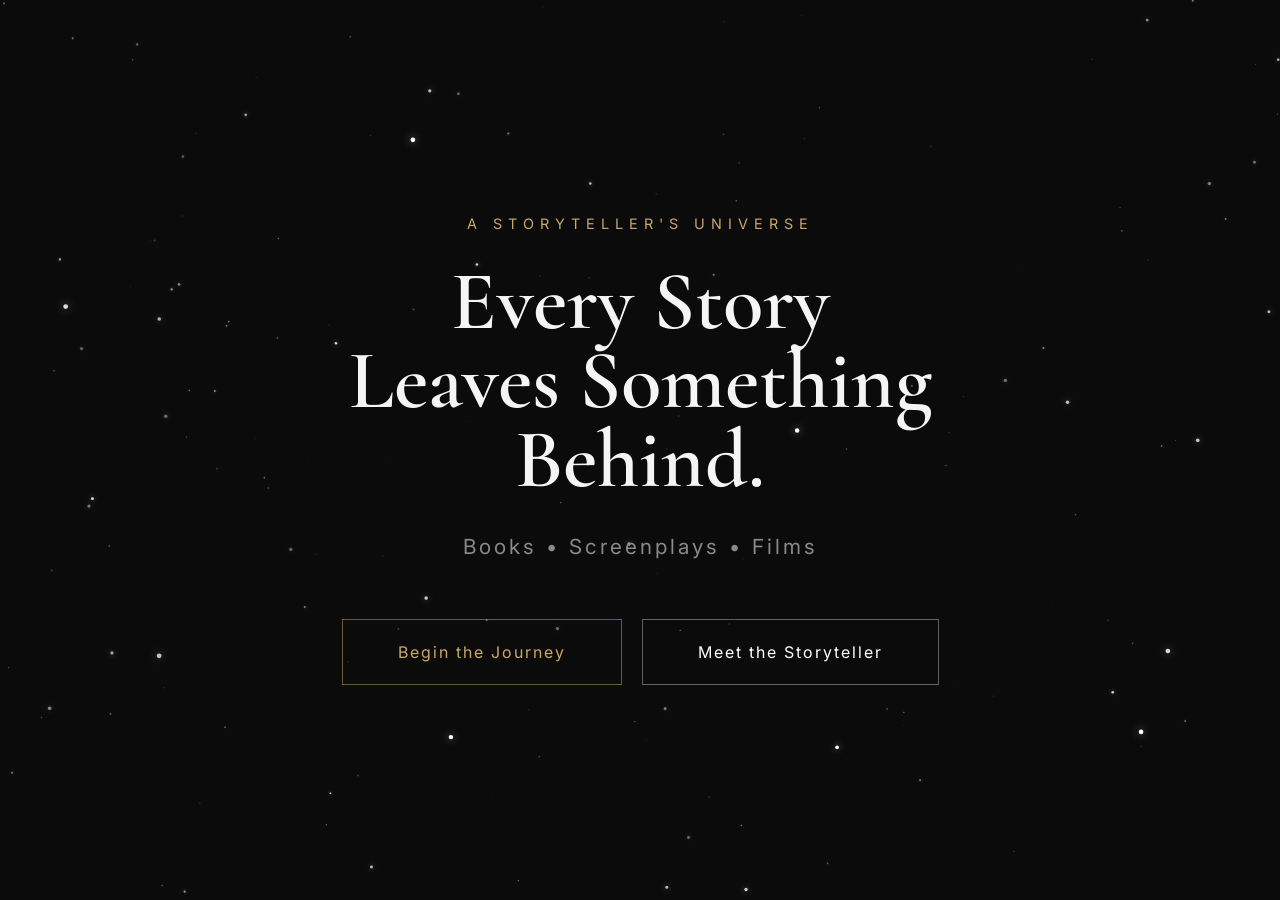
<file: index.html>
<!DOCTYPE html>
<html lang="en">

<head>
    <meta charset="UTF-8">
    <meta name="viewport" content="width=device-width, initial-scale=1.0">

    <!-- SEO -->
    <title>Stories by Vicky | Books, Screenplays & Cinematic Storytelling</title>

    <meta name="description"
          content="Explore the cinematic storytelling universe of Vicky featuring original books, screenplays, films, and immersive fictional worlds.">

    <meta name="keywords"
          content="Stories by Vicky, books, screenplays, films, storytelling, fiction, author portfolio">

    <meta name="author"
          content="Vicky">

    <meta name="theme-color"
          content="#0d0d0d">

    <!-- Open Graph -->
    <meta property="og:type" content="website">

    <meta property="og:title"
          content="Stories by Vicky">

    <meta property="og:description"
          content="Books, Screenplays and Cinematic Storytelling.">

    <meta property="og:url"
          content="https://storiesbyvicky.github.io/">

    <meta property="og:image"
          content="https://storiesbyvicky.github.io/assets/images/og-image.jpg">

    <!-- Twitter -->
    <meta name="twitter:card"
          content="summary_large_image">

    <meta name="twitter:title"
          content="Stories by Vicky">

    <meta name="twitter:description"
          content="Books, Screenplays and Cinematic Storytelling.">

    <meta name="twitter:image"
          content="https://storiesbyvicky.github.io/assets/images/og-image.jpg">

    <!-- Canonical URL -->
    <link rel="canonical"
          href="https://storiesbyvicky.github.io/">

    <!-- Favicon -->
    <link rel="icon"
          href="assets/images/favicon.ico"
          type="image/x-icon">

    <!-- Stylesheets -->
    <link rel="stylesheet" href="assets/css/style.css">
    <link rel="stylesheet" href="assets/css/background.css">
</head>

<body>

    <header id="navbar"></header>

    <main>

        <section id="hero">

    <div class="hero-container">

        <p class="hero-subtitle">

            A STORYTELLER'S UNIVERSE

        </p>

        <h1>

            Every Story
            <br>
            Leaves Something Behind.

        </h1>

        <p class="hero-description">

            Books • Screenplays • Films

        </p>
        
        <div class="hero-buttons">

    <a href="worlds.html" class="hero-button">
        Begin the Journey
    </a>

    <a href="creator.html" class="hero-button secondary">
        Meet the Storyteller
    </a>

</div>

    </div>

</section>

        <section id="worlds"></section>

        <section id="universe"></section>

        <section id="storyteller"></section>

        <section id="quote"></section>

        <section id="contact"></section>

    </main>

    <footer id="footer"></footer>

   <canvas id="atmosphere"></canvas>

<script src="assets/js/script.js"></script>

<script src="assets/js/atmosphere.js"></script>

<script>
createAtmosphere("stars");
</script>

</body>

</html>
</file>
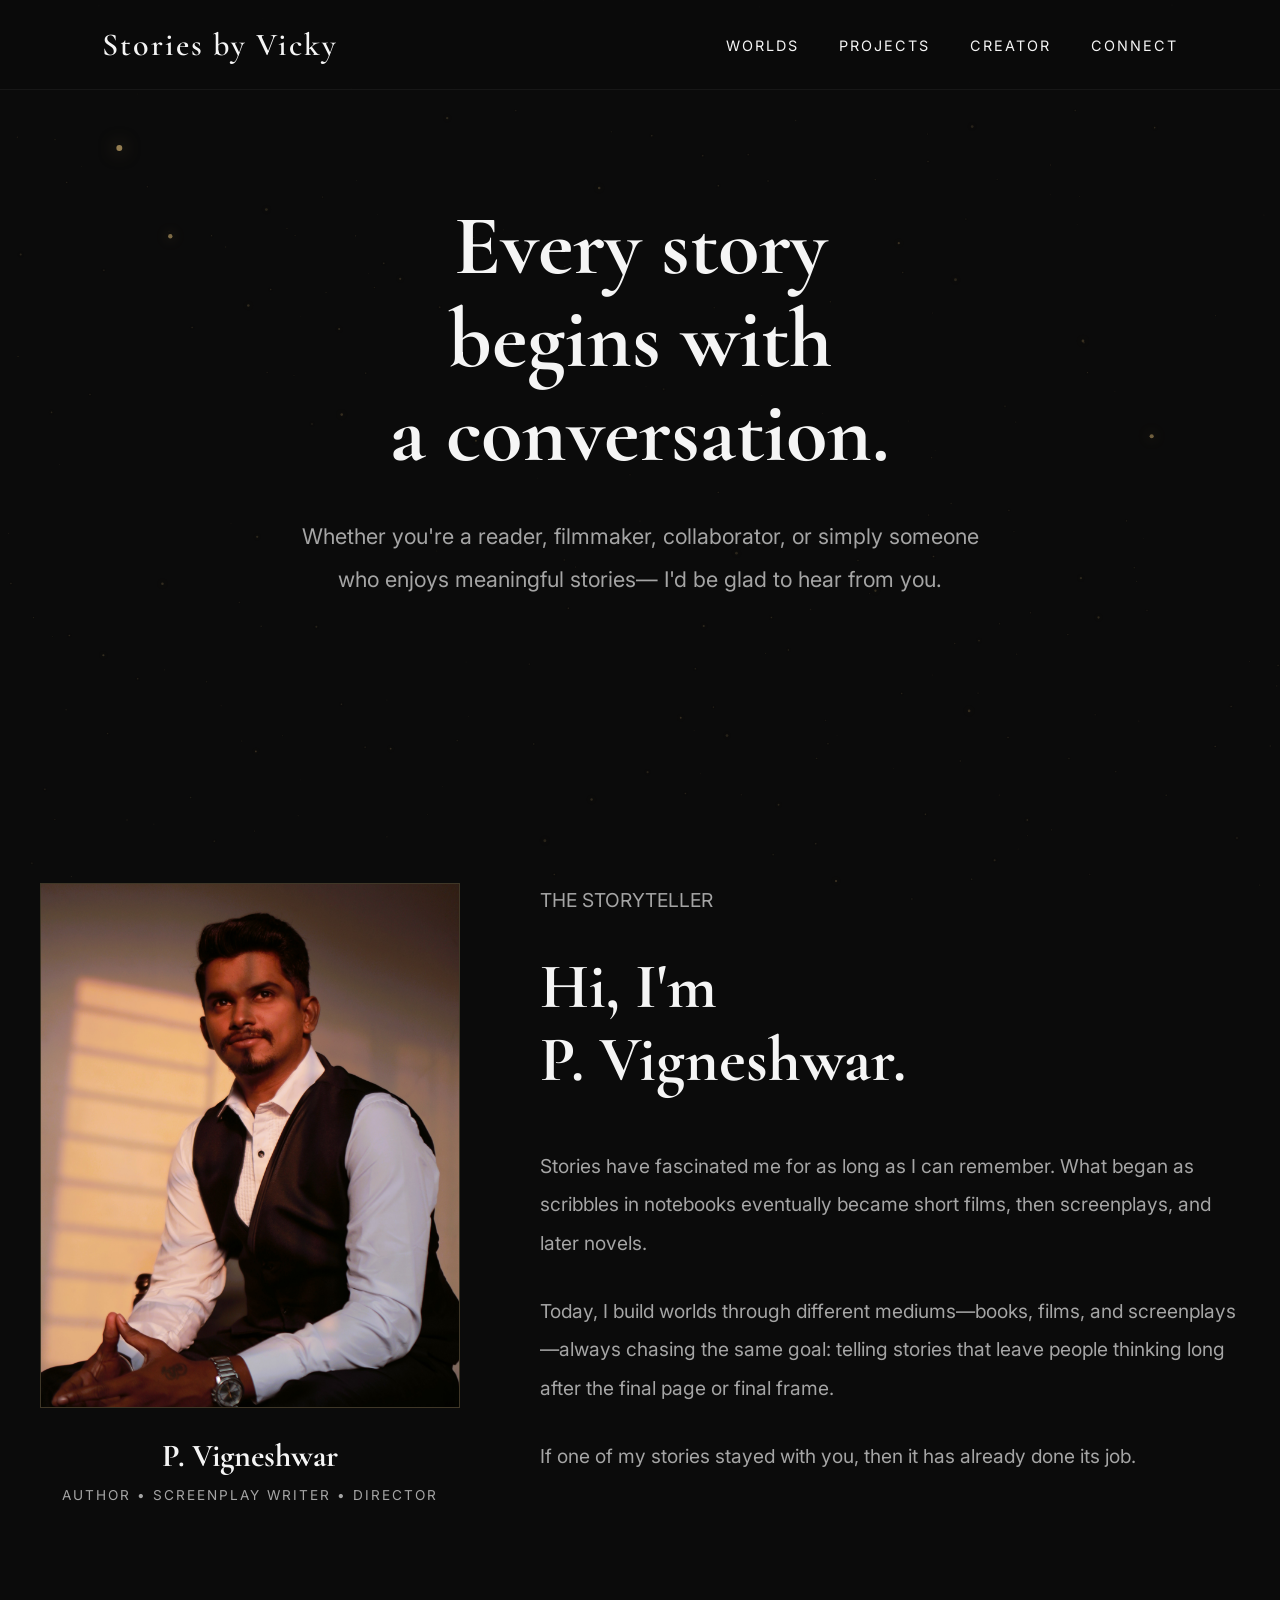
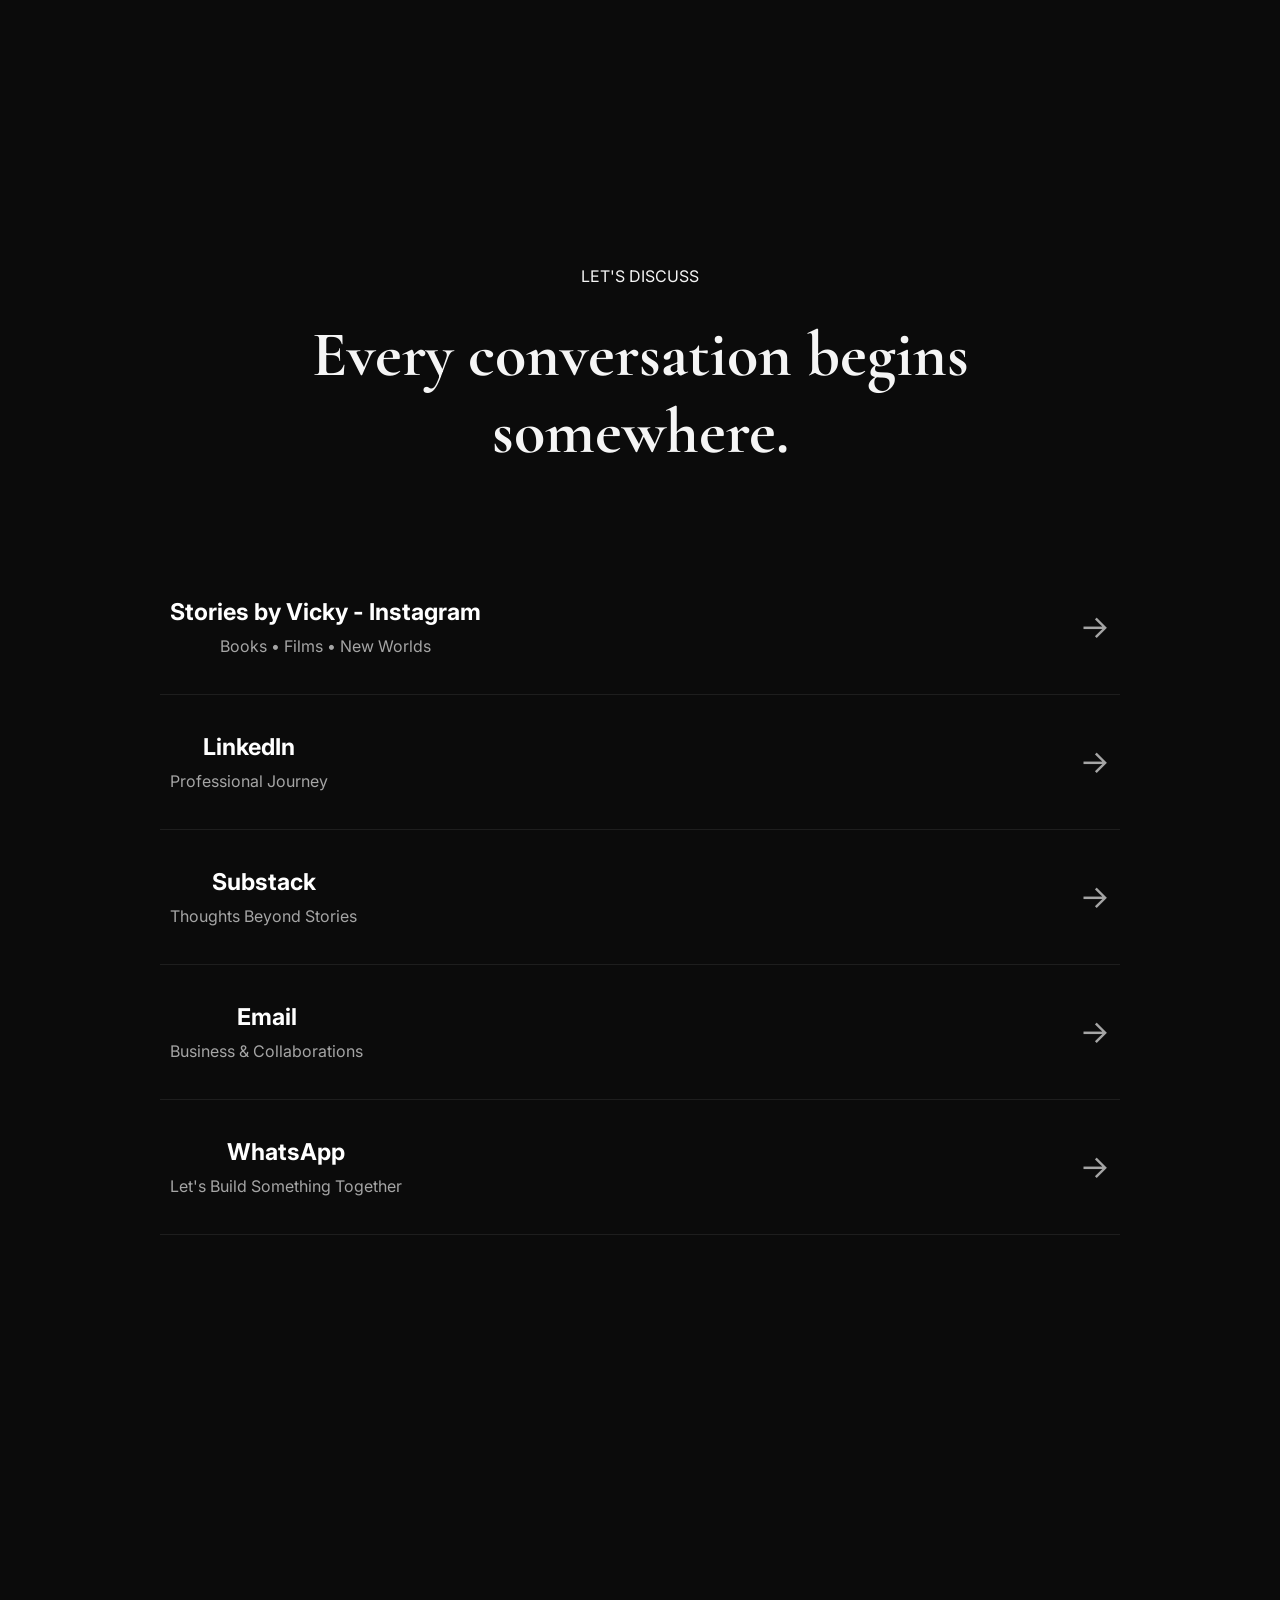
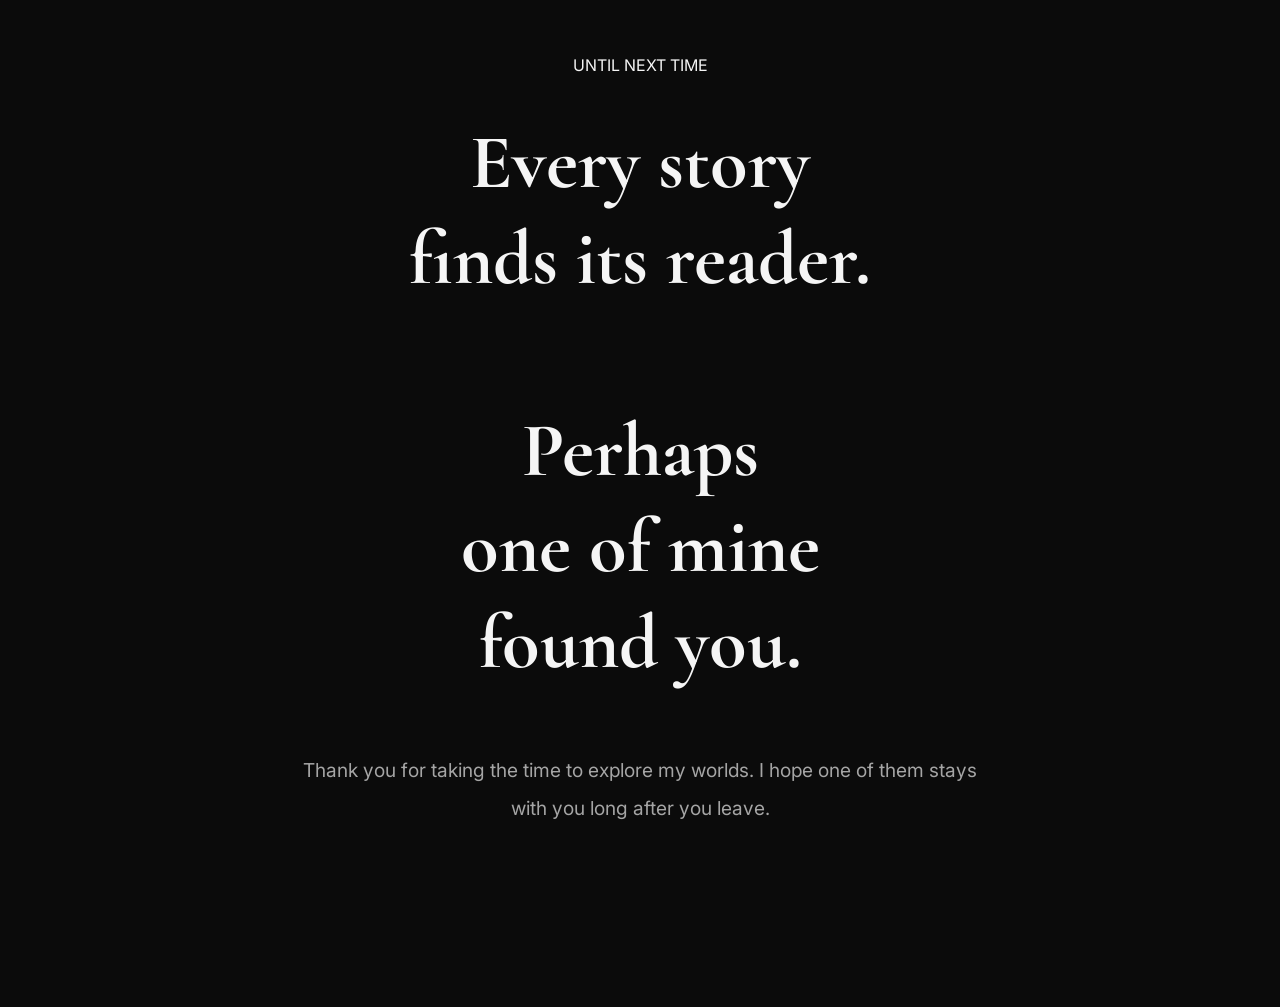
<file: contact.html>
<!DOCTYPE html>
<html lang="en">
<head>

    <title>Connect | Stories by Vicky</title>

<meta name="description"
      content="Connect with P. Vigneshwar for collaborations, books, films and storytelling.">

<meta name="author"
      content="P. Vigneshwar">
<meta charset="UTF-8">

<meta name="viewport" content="width=device-width, initial-scale=1.0">

    <link rel="stylesheet" href="assets/css/style.css">
    <link rel="stylesheet" href="assets/css/contact.css">

</head>

<body>

    <canvas id="atmosphere"></canvas>

<header>

<nav class="navbar">

    <a href="index.html" class="logo">

        Stories by Vicky

    </a>

    <!-- Mobile Toggle -->

    <div class="menu-toggle">

        <span></span>
        <span></span>
        <span></span>

    </div>

    <ul class="nav-menu">

        <li><a href="worlds.html">Worlds</a></li>

        <li><a href="projects.html">Projects</a></li>

        <li><a href="creator.html">Creator</a></li>

        <li><a href="contact.html">Connect</a></li>

    </ul>

</nav>

</header>

<main>

    <section class="connect-hero">

    <h1>

        Every story
        <br>
        begins with
        <br>
        a conversation.

    </h1>

    <p class="connect-subtitle">

        Whether you're a reader, filmmaker,
        collaborator, or simply someone who
        enjoys meaningful stories—
        I'd be glad to hear from you.

    </p>

</section>

<section class="storyteller">

    <div class="storyteller-grid">

        <div class="portrait-side">

    <div class="portrait-frame">

        <img
            src="assets/images/profile.JPG"
            alt="P. Vigneshwar"
            class="portrait-image"
        >

    </div>

    <h3 class="portrait-name">
        P. Vigneshwar
    </h3>

    <p class="portrait-role">
        Author • Screenplay Writer • Director
    </p>

</div>

        <div class="story-content">

            <p class="section-label">

                THE STORYTELLER

            </p>

            <h2>

                Hi, I'm
                <br>
                P. Vigneshwar.

            </h2>

            <p>

                Stories have fascinated me for as long as I can remember.

                What began as scribbles in notebooks eventually became short films,
                then screenplays, and later novels.

            </p>

            <p>

                Today, I build worlds through different mediums—books,
                films, and screenplays—always chasing the same goal:
                telling stories that leave people thinking long after
                the final page or final frame.

            </p>

            <p>

                If one of my stories stayed with you,
                then it has already done its job.

            </p>

        </div>

    </div>

</section>

<section class="connect-links">

    <p class="section-label">

        LET'S DISCUSS

    </p>

    <h2>

        Every conversation
        begins somewhere.

    </h2>

    <div class="links-list">

        <a href="https://www.instagram.com/stories_by_vicky18/" target="_blank" rel="noopener noreferrer" class="contact-row">

            <div>

                <h3>Stories by Vicky - Instagram</h3>

                <span>Books • Films • New Worlds</span>

            </div>

            <span class="arrow">→</span>

        </a>

        <a href="https://www.linkedin.com/in/vigneshwar-pattulingam-778347235/" target="_blank" rel="noopener noreferrer" class="contact-row">

            <div>

                <h3>LinkedIn</h3>

                <span>Professional Journey</span>

            </div>

            <span class="arrow">→</span>

        </a>

        <a href="https://substack.com/@storiesbyvicky" target="_blank" rel="noopener noreferrer" class="contact-row">

            <div>

                <h3>Substack</h3>

                <span>Thoughts Beyond Stories</span>

            </div>

            <span class="arrow">→</span>

        </a>

        <a href="mailto:mypostbox1896@gmail.com" target="_blank" rel="noopener noreferrer" class="contact-row">

            <div>

                <h3>Email</h3>

                <span>Business & Collaborations</span>

            </div>

            <span class="arrow">→</span>

        </a>

        <a href="https://wa.me/919047628028" target="_blank" rel="noopener noreferrer" class="contact-row">

            <div>

                <h3>WhatsApp</h3>

                <span>Let's Build Something Together</span>

            </div>

            <span class="arrow">→</span>

        </a>

    </div>

</section>

<section class="final-message">

    <div class="final-message-content">

        <p class="section-label">

            UNTIL NEXT TIME

        </p>

        <h2>

            Every story
            <br>
            finds its reader.
            <br><br>
            Perhaps
            <br>
            one of mine
            <br>
            found you.

        </h2>

        <p class="final-text">

            Thank you for taking the time to explore my worlds.
            I hope one of them stays with you long after you leave.

        </p>

    </div>

</section>

</main>

<script src="assets/js/script.js"></script>
<script src="assets/js/atmosphere.js"></script>

<script>

createAtmosphere("gold");

</script>

</body>

</html>
</file>
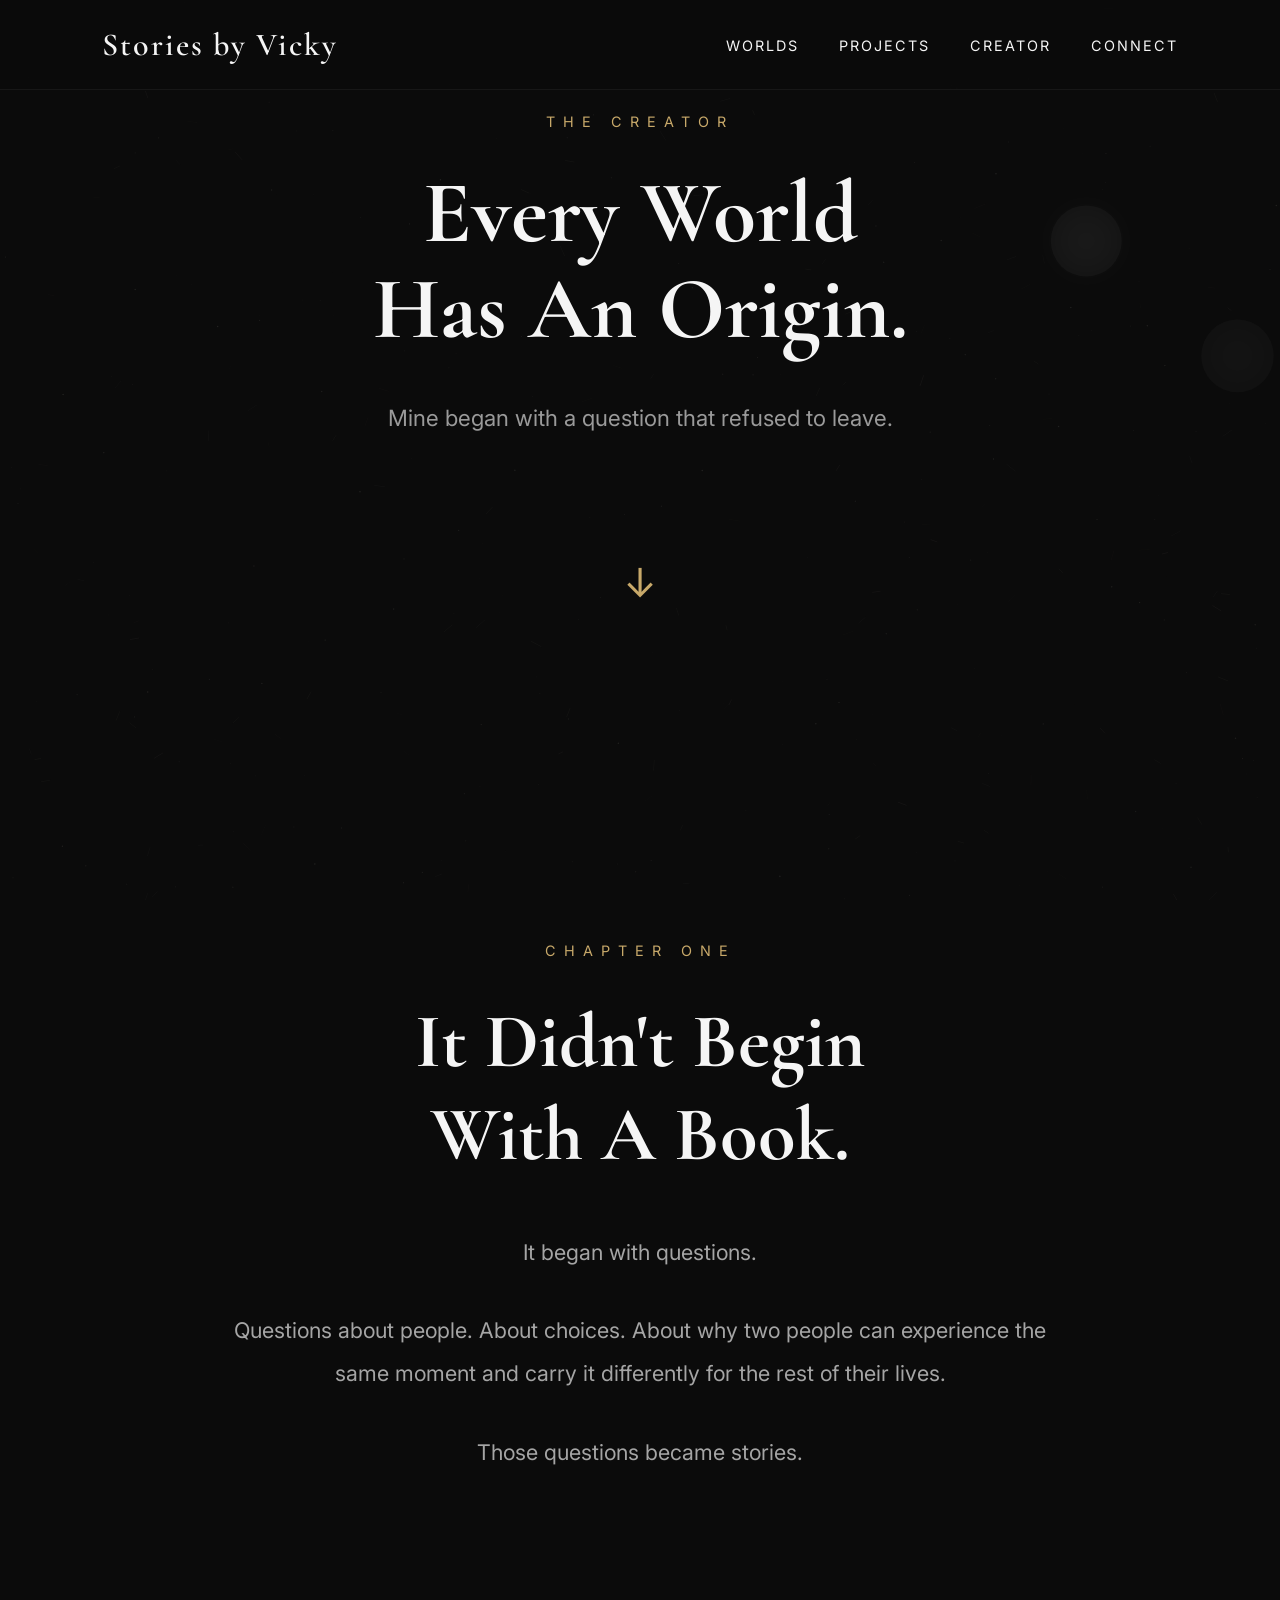
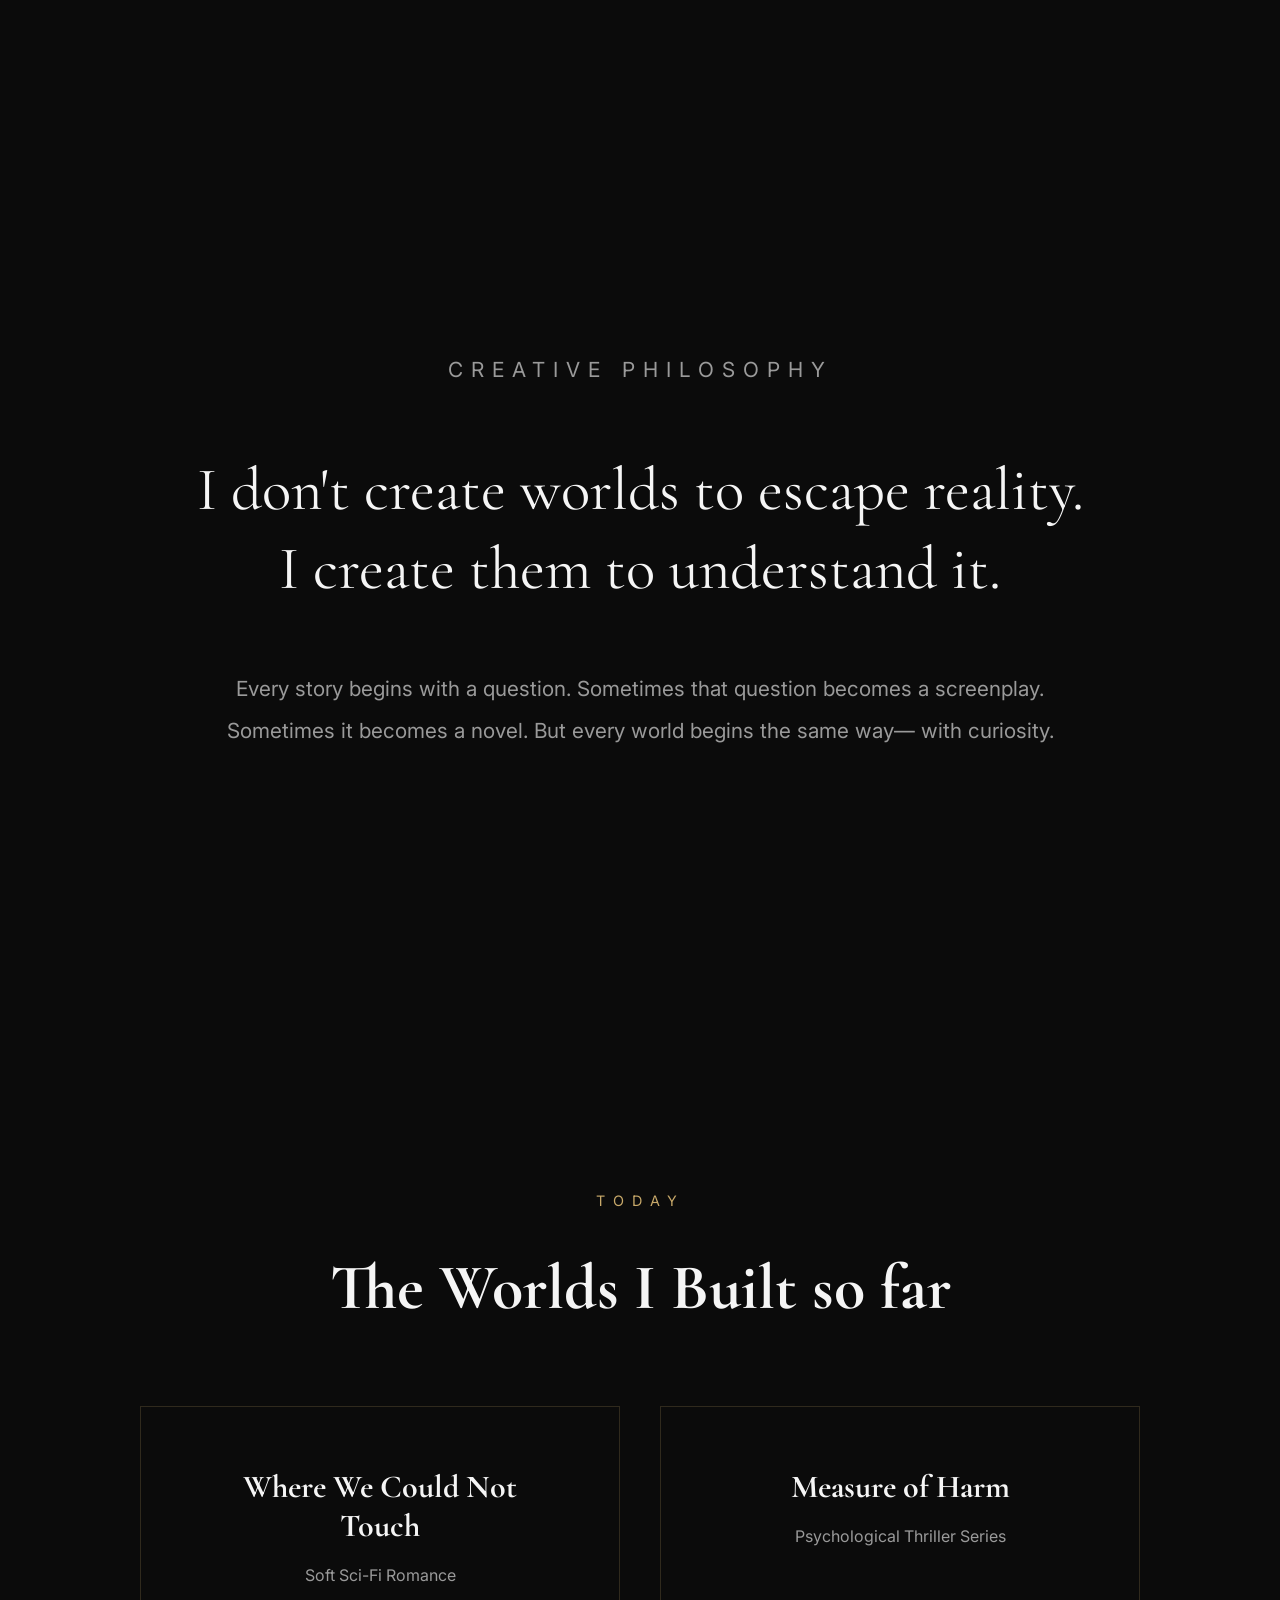
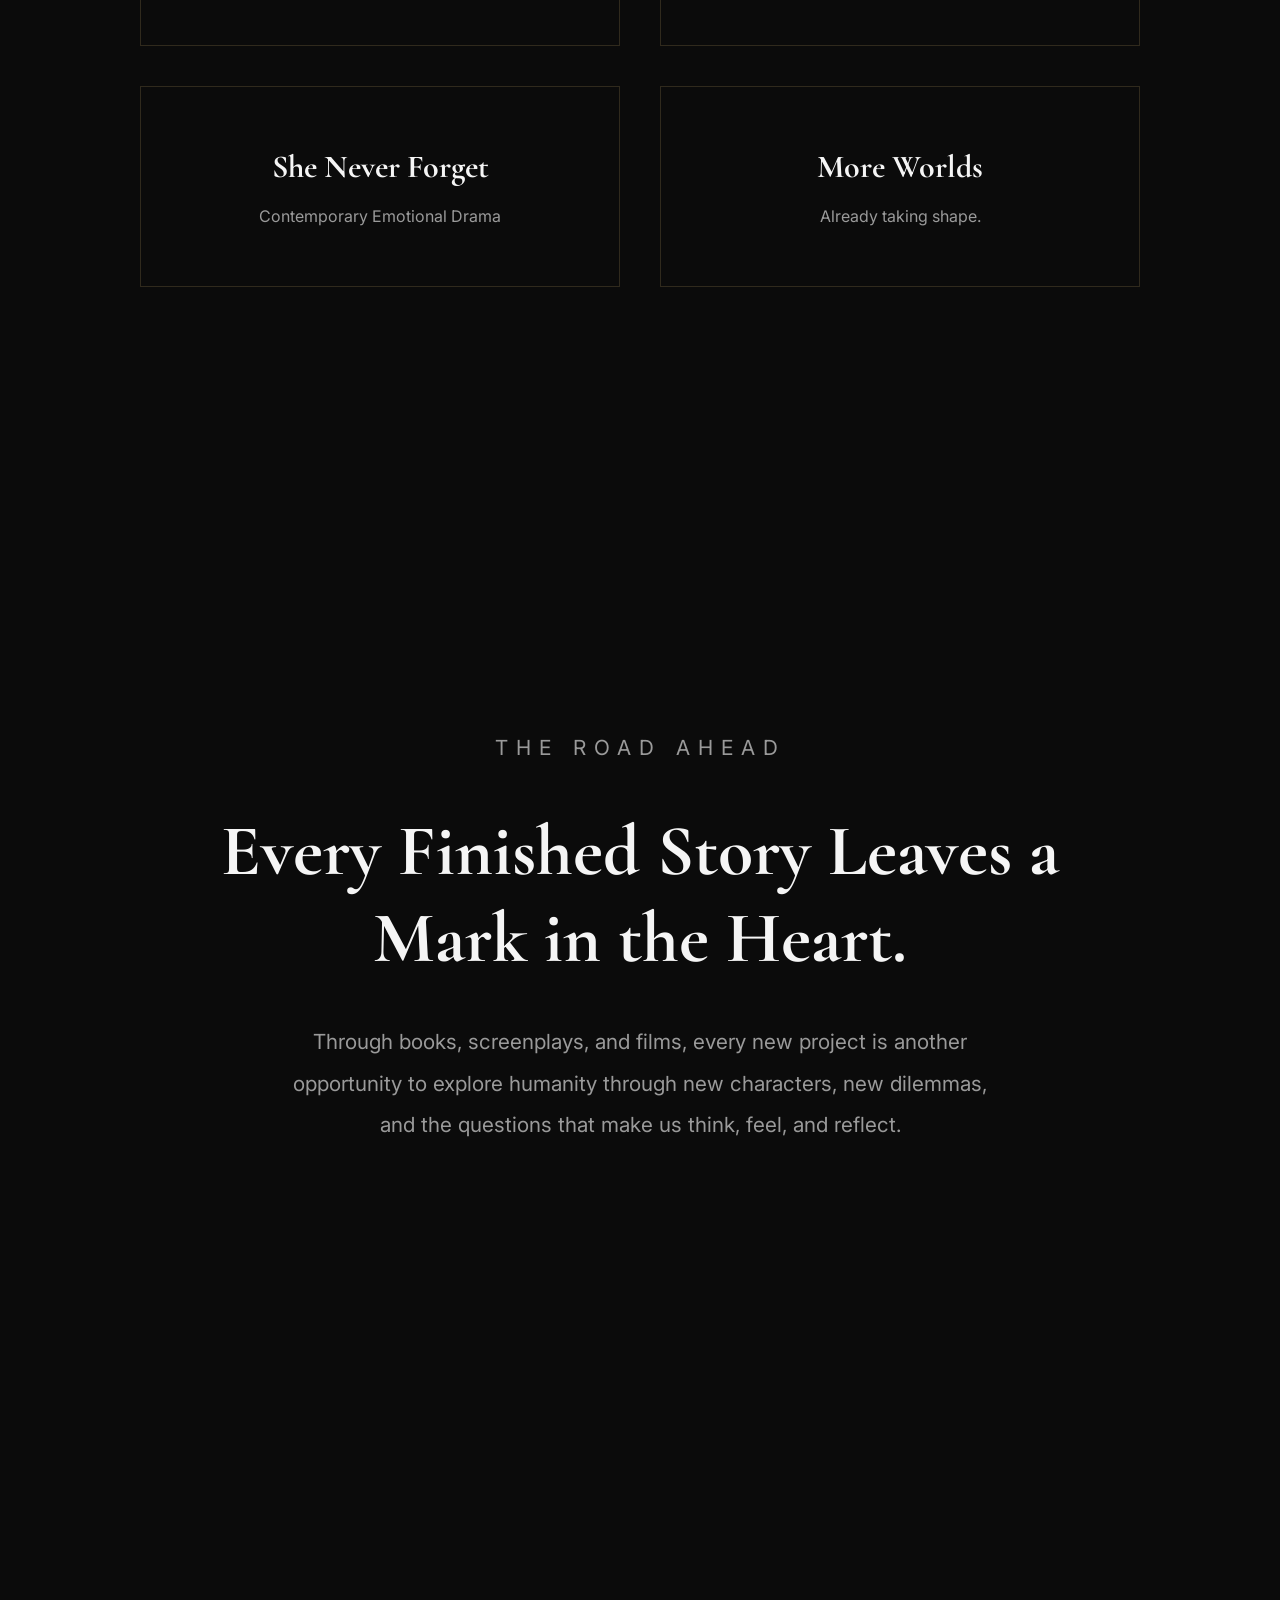
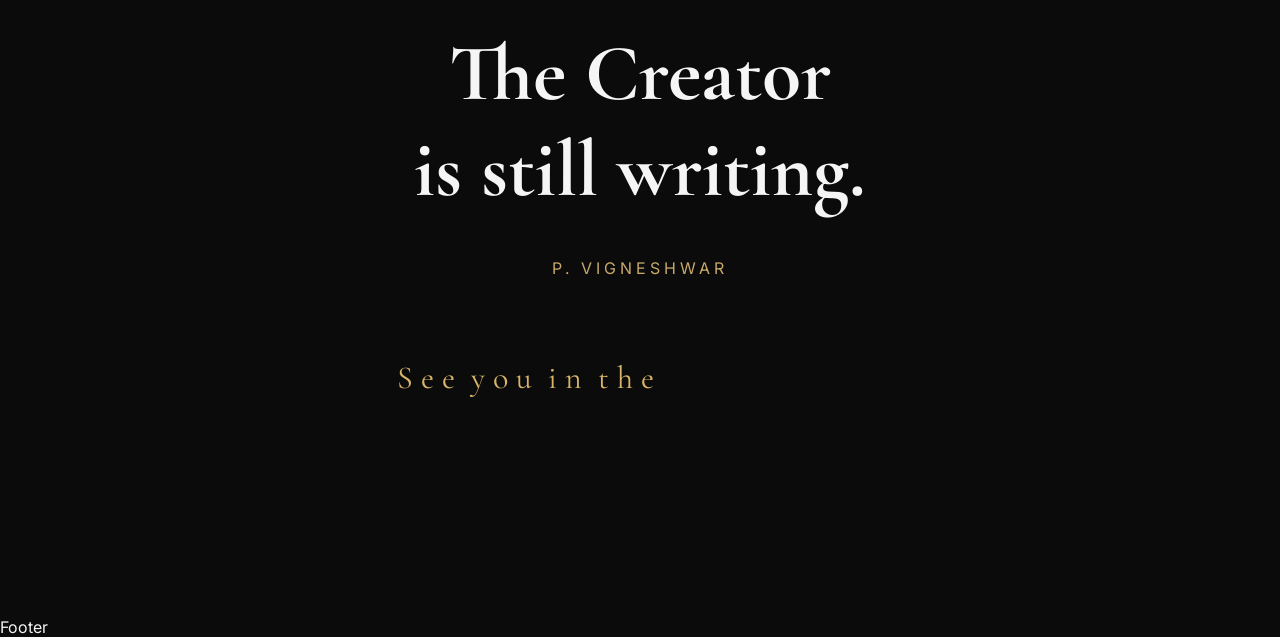
<file: creator.html>
<!DOCTYPE html>
<html lang="en">

<head>

    <title>The Creator | Stories by Vicky</title>

<meta name="description"
      content="Connect with P. Vigneshwar for collaborations, books, films and storytelling.">

<meta name="author"
      content="P. Vigneshwar">

    <meta charset="UTF-8">

    <meta name="viewport" content="width=device-width, initial-scale=1.0">

    <link rel="stylesheet" href="assets/css/style.css">
    <link rel="stylesheet" href="assets/css/creator.css">
    <link rel="stylesheet" href="assets/css/background.css">
</head>

<body>

<header>

<nav class="navbar">

    <a href="index.html" class="logo">

        Stories by Vicky

    </a>

    <!-- Mobile Toggle -->

    <div class="menu-toggle">

        <span></span>
        <span></span>
        <span></span>

    </div>

    <ul class="nav-menu">

        <li><a href="worlds.html">Worlds</a></li>

        <li><a href="projects.html">Projects</a></li>

        <li><a href="creator.html">Creator</a></li>

        <li><a href="contact.html">Connect</a></li>

    </ul>

</nav>

</header>

<main>

    <section class="creator-hero">

    <p class="creator-label">
        THE CREATOR
    </p>

    <h1>

        Every World
        <br>

        Has An Origin.

    </h1>

    <p class="creator-subtitle">

        Mine began with a question
        that refused to leave.

    </p>

    <div class="scroll-arrow">

        ↓

    </div>

</section>
<section class="first-question">

    <div class="question-container">

        <span class="section-label">

            CHAPTER ONE

        </span>

        <h2>

            It Didn't Begin
            <br>
            With A Book.

        </h2>

        <p>

            It began with questions.

        </p>

        <p>

            Questions about people.

            About choices.

            About why two people can experience the same moment
            and carry it differently for the rest of their lives.

        </p>

        <p>

            Those questions became stories.

        </p>

    </div>

</section>
<section class="philosophy">

    <div class="philosophy-content">

        <p class="section-label">

            CREATIVE PHILOSOPHY

        </p>

        <blockquote>

            I don't create worlds to escape reality.

            I create them to understand it.

        </blockquote>

        <p>

            Every story begins with a question.

            Sometimes that question becomes a screenplay.

            Sometimes it becomes a novel.

            But every world begins the same way—

            with curiosity.

        </p>

    </div>

</section>
<section class="creator-worlds">

    <p class="section-label">

        TODAY

    </p>

    <h2>

        The Worlds I Built so far

    </h2>

    <div class="world-grid">

        <div class="world-item">

            <h3>Where We Could Not Touch</h3>

            <p>
                Soft Sci-Fi Romance
            </p>

        </div>

        <div class="world-item">

            <h3>Measure of Harm</h3>

            <p>
                Psychological Thriller Series
            </p>

        </div>

        <div class="world-item">

            <h3>She Never Forget</h3>

            <p>
                Contemporary Emotional Drama
            </p>

        </div>

        <div class="world-item">

            <h3>

                More Worlds

            </h3>

            <p>

                Already taking shape.

            </p>

        </div>

    </div>

</section>
<section class="future">

    <div class="future-content">

        <p class="section-label">

            THE ROAD AHEAD

        </p>

        <h2>

            Every Finished Story
            Leaves a Mark in the Heart.

        </h2>

        <p>

            Through books, screenplays, and films, every new project is another opportunity to explore humanity through new characters, 
            new dilemmas, and the questions that make us think, feel, and reflect.

        </p>

    </div>

</section>
<section class="creator-ending">

    <h2>

        The Creator

        <br>

        is still writing.

    </h2>

    <p>

        P. Vigneshwar

    </p>

    <div class="falling-text" id="final-message">

    <span>S</span>
    <span>e</span>
    <span>e</span>

    <span class="space"></span>

    <span>y</span>
    <span>o</span>
    <span>u</span>

    <span class="space"></span>

    <span>i</span>
    <span>n</span>

    <span class="space"></span>

    <span>t</span>
    <span>h</span>
    <span>e</span>

    <span class="space"></span>

    <span>n</span>
    <span>e</span>
    <span>x</span>
    <span>t</span>

    <span class="space"></span>

    <span>w</span>
    <span>o</span>
    <span>r</span>
    <span>l</span>
    <span>d</span>
    <span>.</span>

</div>

</section>
</main>

<canvas id="atmosphere"></canvas>

<script src="assets/js/script.js"></script>
<!-- <script src="assets/js/final-scene.js"></script> -->

<script src="assets/js/atmosphere.js"></script>

<script>
createAtmosphere("creator");
</script>

<footer>
    Footer
</footer>

</body>

</html>
</file>
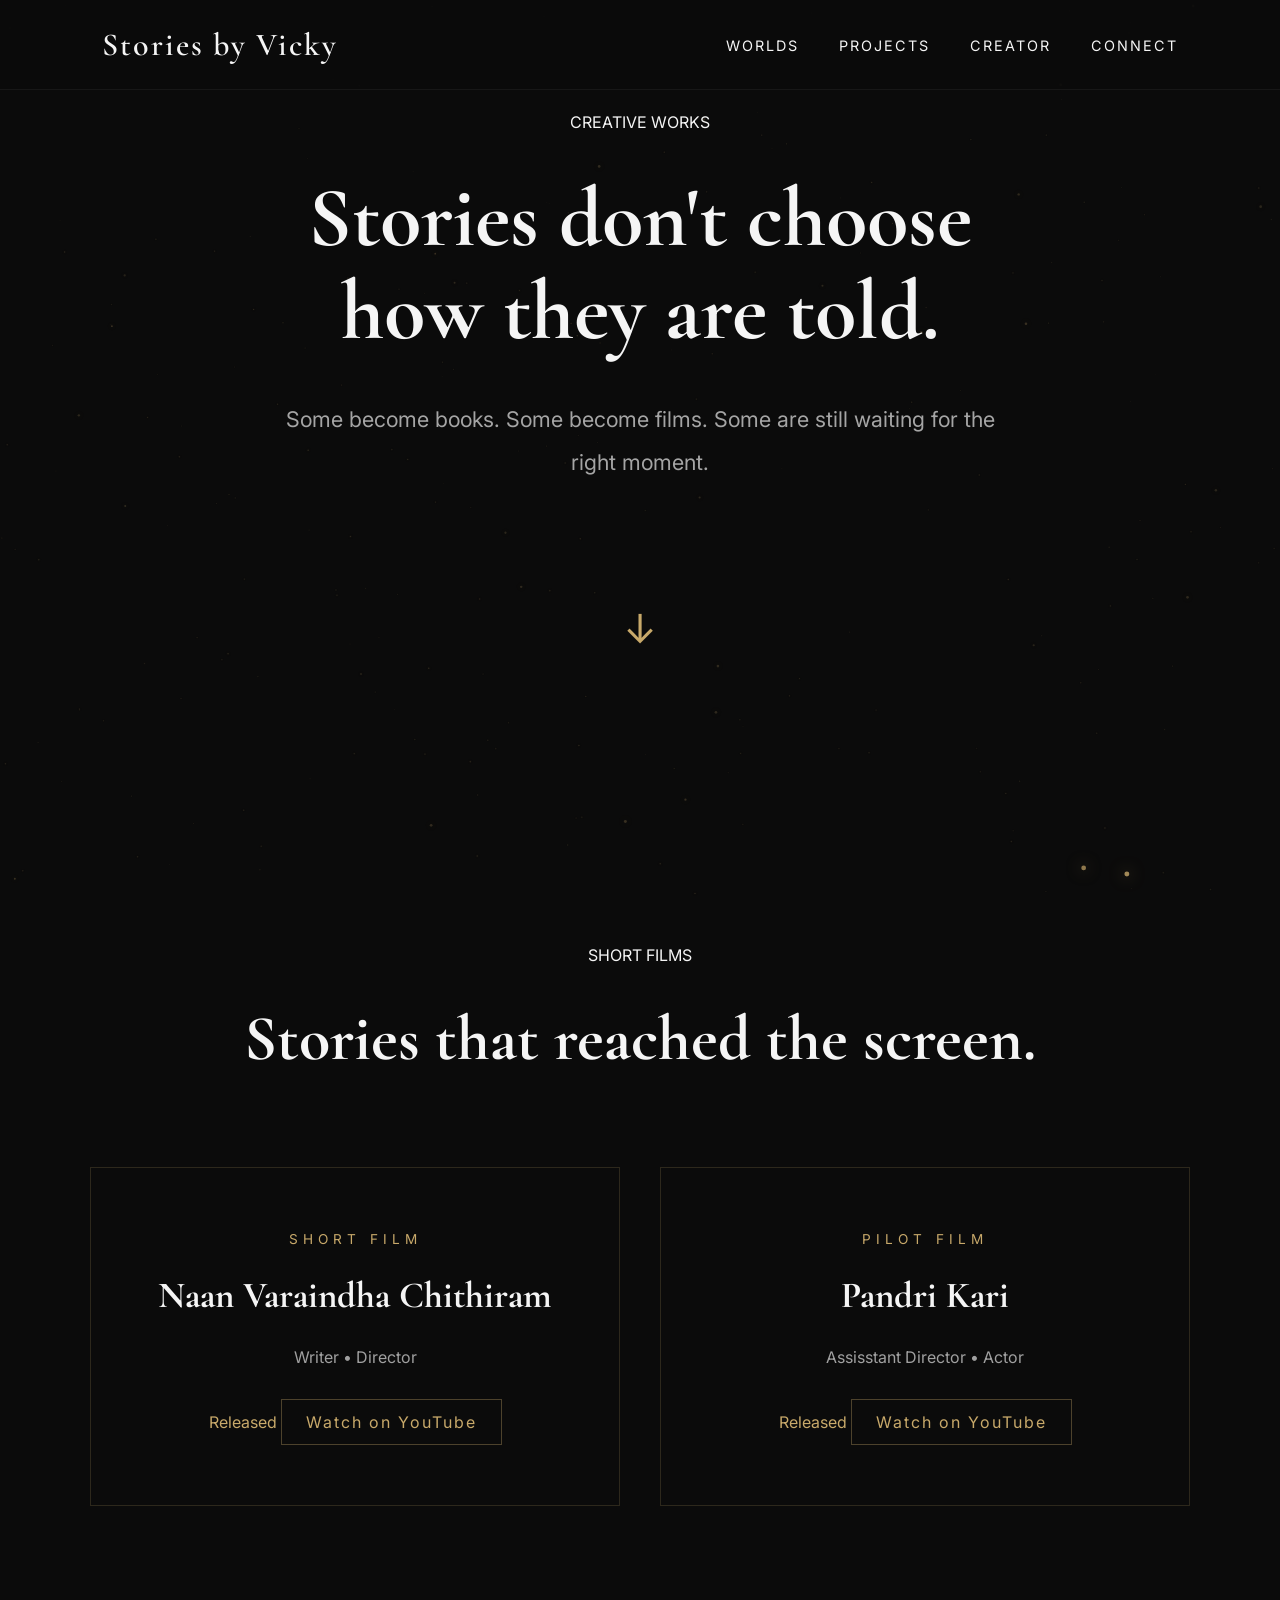
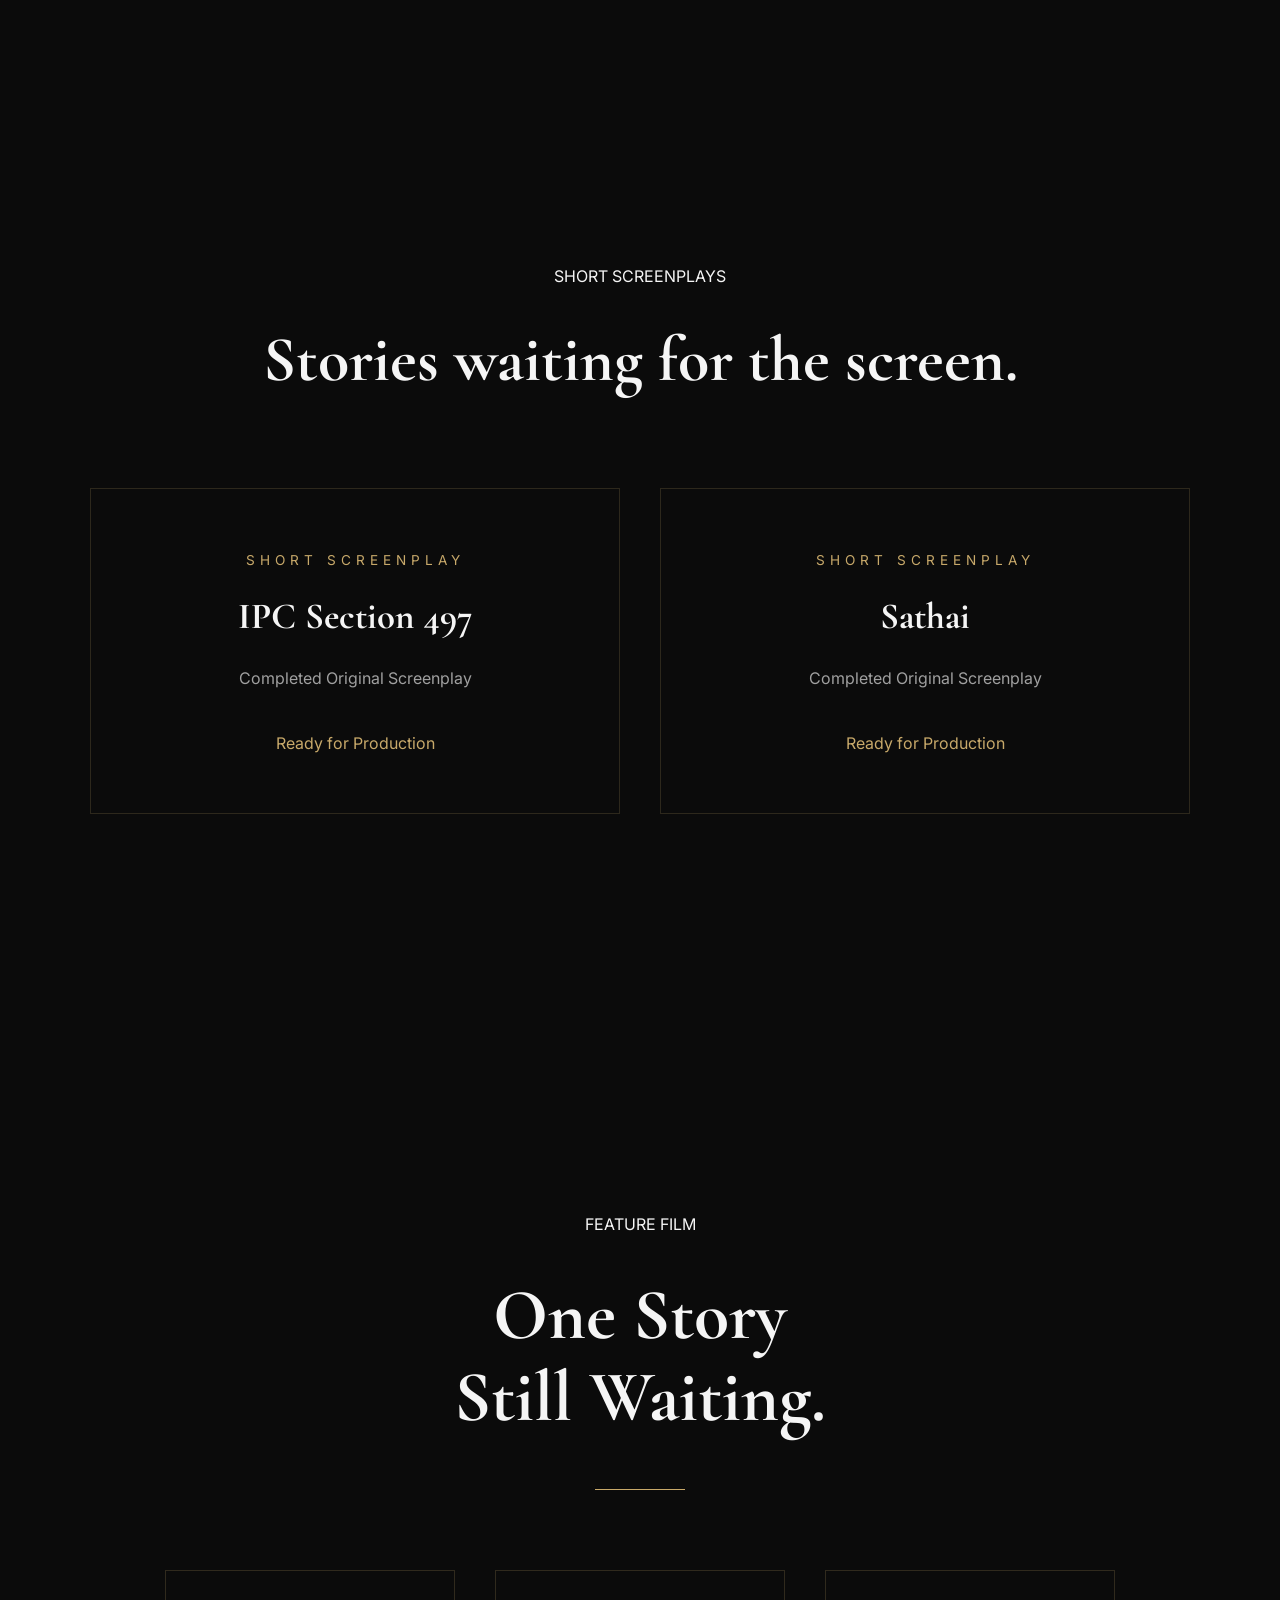
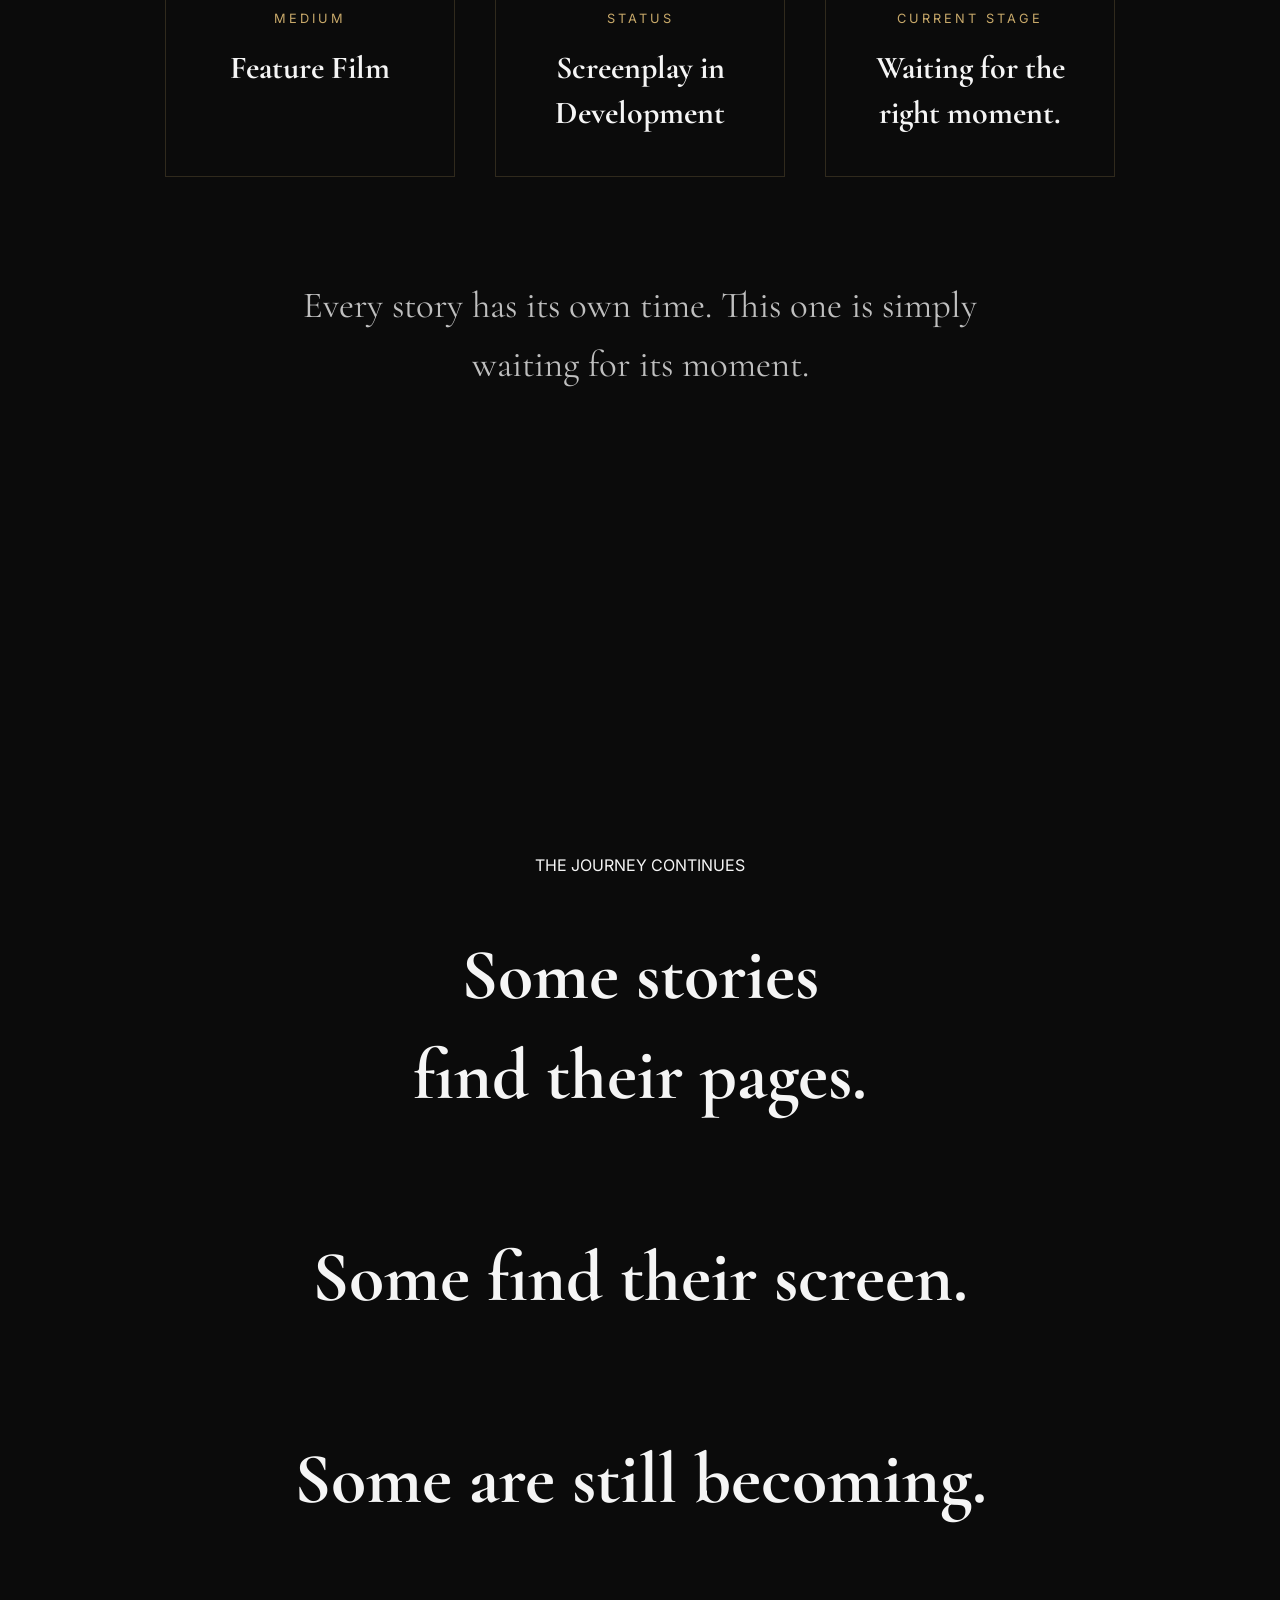
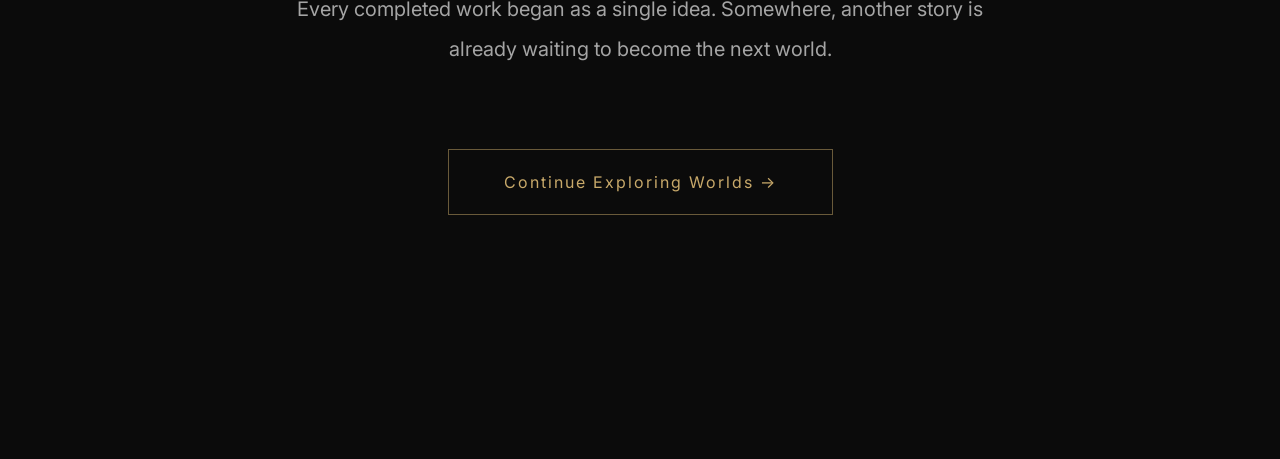
<file: projects.html>
<!DOCTYPE html>
<html lang="en">
<head>

    <title>Projects | Stories by Vicky</title>

<meta name="description"
      content="Connect with P. Vigneshwar for collaborations, books, films and storytelling.">

<meta name="author"
      content="P. Vigneshwar">

<meta charset="UTF-8">

<meta name="viewport" content="width=device-width, initial-scale=1.0">

    <link rel="stylesheet" href="assets/css/style.css">
    <link rel="stylesheet" href="assets/css/background.css">
    <link rel="stylesheet" href="assets/css/projects.css">

</head>

<body>

    <canvas id="atmosphere"></canvas>

<header>

<nav class="navbar">

    <a href="index.html" class="logo">

        Stories by Vicky

    </a>

    <!-- Mobile Toggle -->

    <div class="menu-toggle">

        <span></span>
        <span></span>
        <span></span>

    </div>

    <ul class="nav-menu">

        <li><a href="worlds.html">Worlds</a></li>

        <li><a href="projects.html">Projects</a></li>

        <li><a href="creator.html">Creator</a></li>

        <li><a href="contact.html">Connect</a></li>

    </ul>

</nav>

</header>

<main>

<section class="works-hero">

    <p class="section-label">

        CREATIVE WORKS

    </p>

    <h1>

        Stories don't choose
        <br>
        how they are told.

    </h1>

    <p class="works-subtitle">

        Some become books.
        Some become films.
        Some are still waiting
        for the right moment.

    </p>

    <div class="scroll-arrow">

        ↓

    </div>

</section>
<section class="works-section">

    <p class="section-label">

        SHORT FILMS

    </p>

    <h2>

        Stories that reached
        the screen.

    </h2>

    <div class="works-grid">

        <article class="work-card">

    <span class="work-type">
        SHORT FILM
    </span>

    <h3>
        Naan Varaindha Chithiram
    </h3>

    <p>
        Writer • Director
    </p>

    <span class="status">
        Released
    </span>

    <a href="https://youtu.be/GeJe1F9Txyw?si=8YRbw-zQ1UFh09_n" class="project-link" target="_blank" rel="noopener noreferrer">

        Watch on YouTube

    </a>

</article>

        <article class="work-card">

    <span class="work-type">
        PILOT FILM
    </span>

    <h3>
        Pandri Kari
    </h3>

    <p>
        Assisstant Director • Actor
    </p>

    <span class="status">
        Released
    </span>

    <a href="https://youtu.be/NIibc8yvpOY?si=oiixnNuRfCBXJlLl" class="project-link" target="_blank" rel="noopener noreferrer">

        Watch on YouTube

    </a>

</article>

    </div>

</section>
<section class="works-section">

    <p class="section-label">

        SHORT SCREENPLAYS

    </p>

    <h2>

        Stories waiting
        for the screen.

    </h2>

    <div class="works-grid">

        <article class="work-card">

            <span class="work-type">

                SHORT SCREENPLAY

            </span>

            <h3>

                IPC Section 497

            </h3>

            <p>

                Completed Original Screenplay

            </p>

            <span class="status">

                Ready for Production

            </span>

        </article>

        <article class="work-card">

            <span class="work-type">

                SHORT SCREENPLAY

            </span>

            <h3>

                Sathai

            </h3>

            <p>

                Completed Original Screenplay

            </p>

            <span class="status">

                Ready for Production

            </span>

        </article>

    </div>

</section>

<section class="feature-film">

    <div class="feature-content">

        <p class="section-label">

            FEATURE FILM

        </p>

        <h2>

            One Story
            <br>
            Still Waiting.

        </h2>

        <div class="feature-divider"></div>

        <div class="feature-details">

            <div class="detail">

                <span>MEDIUM</span>

                <h3>

                    Feature Film

                </h3>

            </div>

            <div class="detail">

                <span>STATUS</span>

                <h3>

                    Screenplay in Development

                </h3>

            </div>

            <div class="detail">

                <span>CURRENT STAGE</span>

                <h3>

                    Waiting for the
                    right moment.

                </h3>

            </div>

        </div>

        <blockquote>

            Every story has its own time.

            This one is simply waiting for its moment.

        </blockquote>

    </div>

</section>

<section class="works-ending">

    <div class="works-ending-content">

        <p class="section-label">

            THE JOURNEY CONTINUES

        </p>

        <h2>

            Some stories
            <br>
            find their pages.
            <br><br>
            Some find
            their screen.
            <br><br>
            Some are still
            becoming.

        </h2>

        <p class="ending-text">

            Every completed work began as a single idea.
            Somewhere, another story is already waiting
            to become the next world.

        </p>

        <a href="worlds.html" class="hero-button">

            Continue Exploring Worlds →

        </a>

    </div>

</section>

</main>

<script src="assets/js/script.js"></script>
<script src="assets/js/atmosphere.js"></script>

<script>

createAtmosphere("gold");

</script>

</body>

</html>
</file>
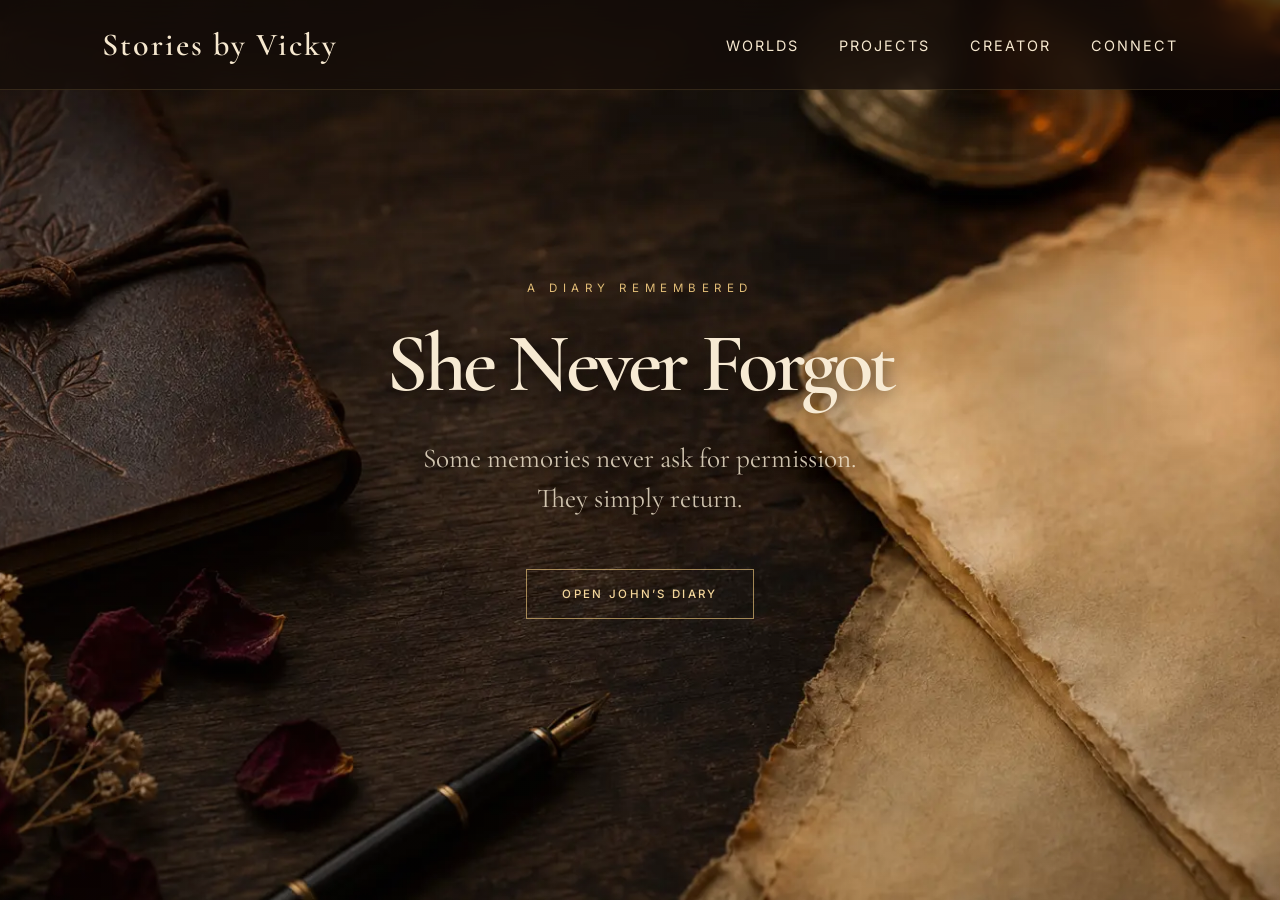
<file: she-never-forgot.html>
<!DOCTYPE html>
<html lang="en">
<head>

    <title>She Never Forgot | Stories by Vicky</title>

<meta name="description"
      content="Connect with P. Vigneshwar for collaborations, books, films and storytelling.">

<meta name="author"
      content="P. Vigneshwar">
    <meta charset="UTF-8">
    <meta name="viewport" content="width=device-width, initial-scale=1.0">
    <link rel="preconnect" href="https://fonts.googleapis.com">
    <link rel="preconnect" href="https://fonts.gstatic.com" crossorigin>
    <link href="https://fonts.googleapis.com/css2?family=Cormorant+Garamond:wght@400;500;600;700&family=Inter:wght@300;400;500;600&display=swap" rel="stylesheet">
    <link rel="stylesheet" href="assets/css/style.css">
    <link rel="stylesheet" href="assets/css/snf.css">
    <link rel="stylesheet" href="assets/css/diary.css">
</head>
<body>
    <canvas id="atmosphere"></canvas>
    <header>
        <nav class="navbar" aria-label="Primary navigation">
            <a href="index.html" class="logo">Stories by Vicky</a>
            <div class="menu-toggle" aria-label="Toggle navigation" role="button" tabindex="0">
                <span></span><span></span><span></span>
            </div>
            <ul class="nav-menu">
                <li><a href="worlds.html">Worlds</a></li>
                <li><a href="projects.html">Projects</a></li>
                <li><a href="creator.html">Creator</a></li>
                <li><a href="contact.html">Connect</a></li>
            </ul>
        </nav>
    </header>

    <main>
        <section id="hero" class="snf-hero">
            <div class="container hero-content">
                <p class="section-tag">A diary remembered</p>
                <h1>She Never Forgot</h1>
                <p class="hero-copy">Some memories never ask for permission.<br>They simply return.</p>
                <button id="openDiary" class="hero-button" type="button">Open John’s Diary</button>
            </div>
        </section>
    </main>

    <div id="diaryOverlay" class="diary-overlay" aria-hidden="true">
        <div class="diary-stage">
            <div class="diary" role="dialog" aria-modal="true" aria-labelledby="diaryTitle">
                <div class="diary-shadow"></div>
                <div id="diaryCover" class="diary-cover" aria-hidden="true">
                    <span class="cover-spine"></span>
                    <span class="cover-frame"></span>
                    <span class="cover-title">John’s<br>Diary</span>
                    <span class="cover-symbol">✦</span>
                </div>
                <div class="diary-paper">
                    <div class="paper-grain"></div>
                    <div id="pageTurnSheet" class="page-turn-sheet" aria-hidden="true"></div>
                    <div class="paper-inner">
                        <p id="chapterLabel" class="paper-title"></p>
                        <p id="chapterNumber" class="page-number"></p>
                        <div id="pageContent" class="page-content" aria-live="polite"></div>
                        <div class="paper-footer">
                            <button id="previousPage" class="page-control" type="button">← Previous</button>
                            <button id="nextPage" class="page-control page-control-primary" type="button">Turn the page →</button>
                        </div>
                    </div>
                </div>
            </div>
            <button id="closeDiary" class="close-diary" type="button" aria-label="Close diary">×</button>
        </div>
    </div>

    <script src="assets/js/snf.js"></script>
    <script src="assets/js/diary.js"></script>
    <script src="assets/js/atmosphere.js"></script>
    <script>createAtmosphere("stars");</script>
</body>
</html>
</file>
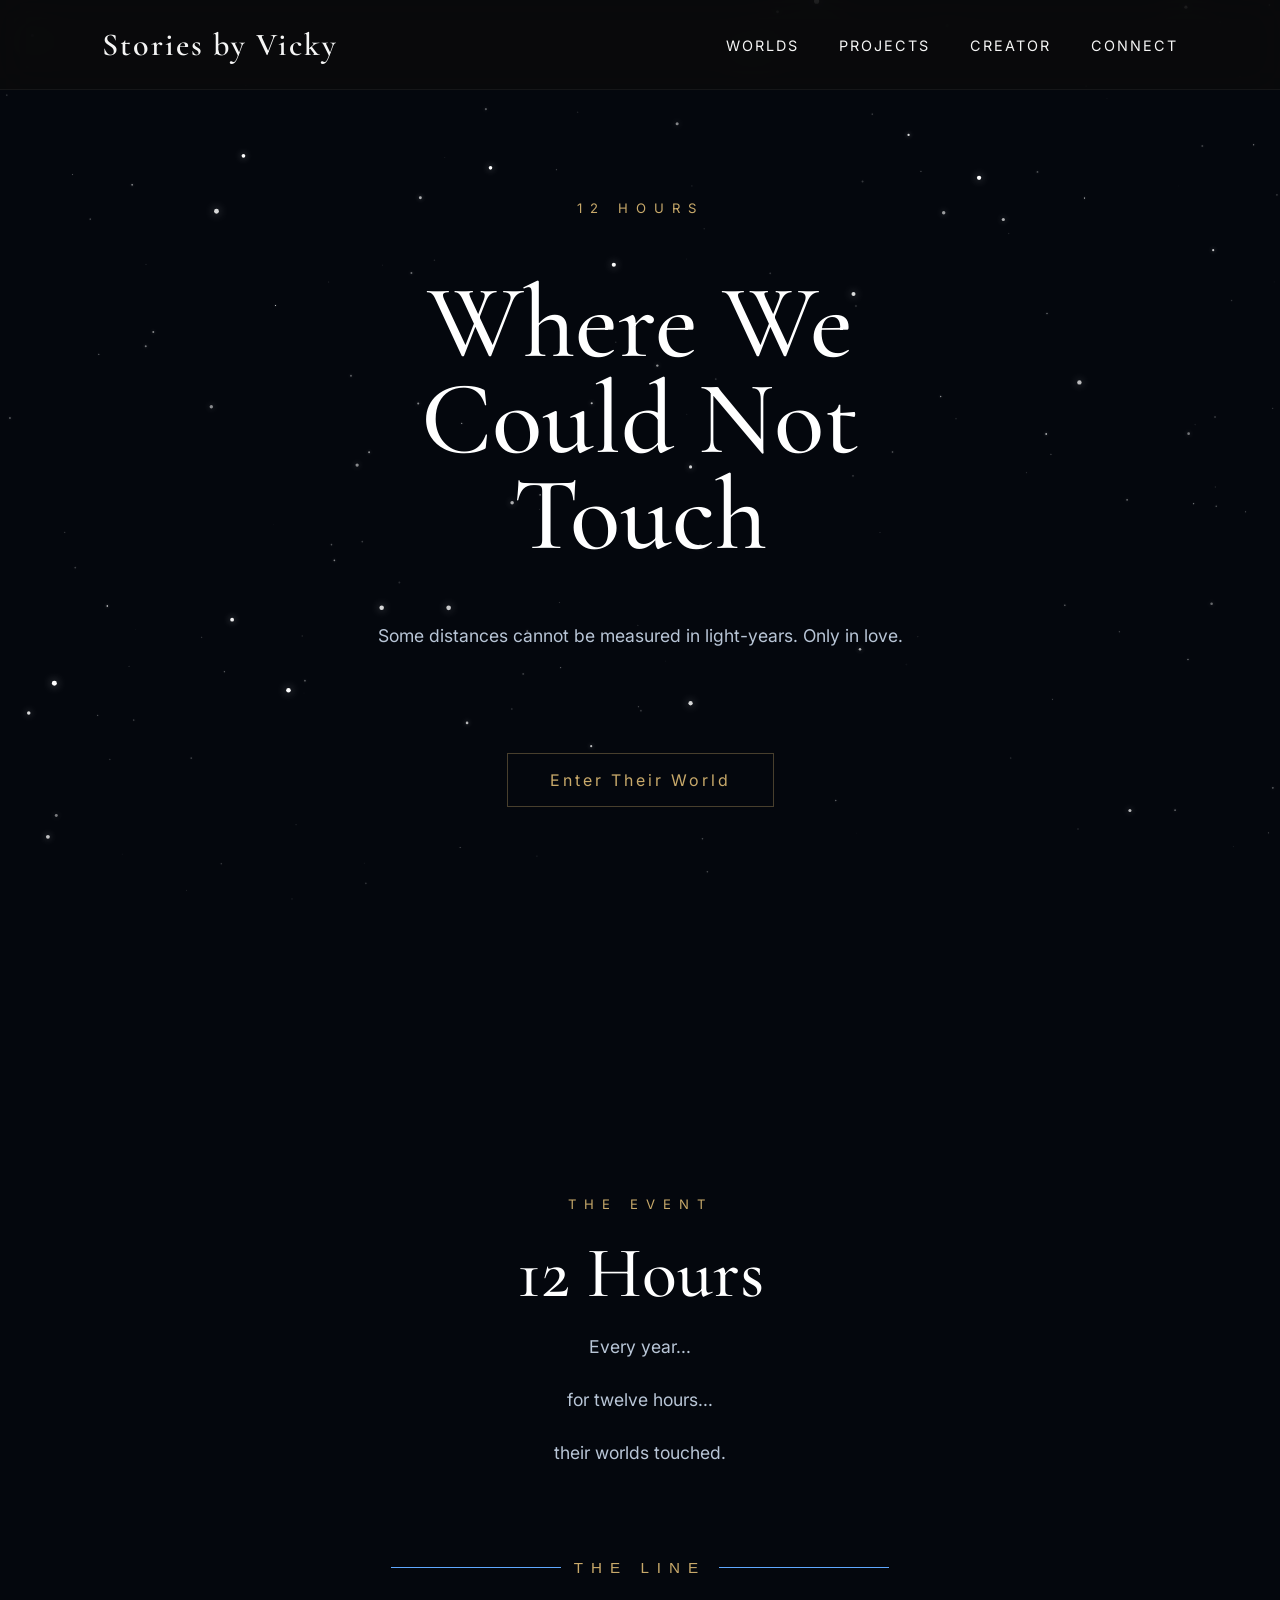
<file: where-we-could-not-touch.html>
<!DOCTYPE html>
<html lang="en">
<head>

    <title>Where We Could Not Touch</title>

<meta name="description"
      content="Connect with P. Vigneshwar for collaborations, books, films and storytelling.">

<meta name="author"
      content="P. Vigneshwar">

<meta charset="UTF-8">

<meta name="viewport" content="width=device-width, initial-scale=1.0">

    <link rel="stylesheet" href="assets/css/style.css">
    <link rel="stylesheet" href="assets/css/background.css">
    <link rel="stylesheet" href="assets/css/wwcnt.css">
    <link rel="stylesheet" href="assets/css/portal.css">

</head>

<body>

    <canvas id="atmosphere"></canvas>

    <!-- ==========================
         HEADER
    =========================== -->

    <header>

        <nav class="navbar">

    <a href="index.html" class="logo">

        Stories by Vicky

    </a>

    <!-- Mobile Toggle -->

    <div class="menu-toggle">

        <span></span>
        <span></span>
        <span></span>

    </div>

    <ul class="nav-menu">

        <li><a href="worlds.html">Worlds</a></li>

        <li><a href="projects.html">Projects</a></li>

        <li><a href="creator.html">Creator</a></li>

        <li><a href="contact.html">Connect</a></li>

    </ul>

</nav>

    </header>

    <!-- ==========================
         NORMAL WEBSITE
    =========================== -->

    <main>

        <!-- ==========================
             HERO
        =========================== -->

        <section id="arrival">

            <div class="container">

                <p class="eyebrow">

                    12 HOURS

                </p>

                <h1>

                    Where We
                    <br>
                    Could Not
                    <br>
                    Touch

                </h1>

                <p>

                    Some distances cannot be measured in light-years.
                    Only in love.

                </p>

                <a href="#event" class="primary-btn">

                    Enter Their World

                </a>

            </div>

        </section>

        <!-- ==========================
             THE EVENT
        =========================== -->

        <section id="event">

            <div class="container">

                <p class="eyebrow">

                    THE EVENT

                </p>

                <h2>

                    12 Hours

                </h2>

                <p>

                    Every year...

                </p>

                <p>

                    for twelve hours...

                </p>

                <p>

                    their worlds touched.

                </p>

                <button id="openPortal">

                    THE LINE

                </button>

            </div>

        </section>

    </main>

    <!-- ==========================
         PORTAL
    =========================== -->

    <div id="portal">

        <video id="portalVideo" class="portal-video" playsinline preload="auto">
            <source src="assets/videos/wwcnt-cosmic-line.mp4" type="video/mp4">
        </video>

        <div class="portal-line" aria-hidden="true"></div>

    </div>

    <!-- ==========================
         UNIVERSE
    =========================== -->

    <div id="universe">

        <!-- ==========================
             THE RULE
        =========================== -->

        <section id="rule">

            <div class="container">

                <p class="eyebrow">

                    THE RULE

                </p>

                <h2>

                    Every year,
                    <br>
                    for twelve hours,
                    <br>
                    distance surrendered.

                </h2>

                <p>

                    The universe never stopped.

                    Only the impossible became possible.

                </p>

            </div>

        </section>

        <!-- ==========================
             THE TWO WORLDS
        =========================== -->

        <section id="two-worlds">

            <p class="eyebrow">

                THE TWO WORLDS

            </p>

            <div class="worlds-container">

                <div class="world earth">

                    <div class="planet"></div>

                    <h3>

                        EARTH

                    </h3>

                    <p>

                        A world bound by time,
                        gravity,
                        and ordinary life.

                    </p>

                </div>

                <div class="cosmic-line">

                    <span>

                        THE LINE

                    </span>

                </div>

                <div class="world other-side">

                    <div class="planet"></div>

                    <h3>

                        THE OTHER SIDE

                    </h3>

                    <p>

                        A world untouched,
                        unreachable,
                        except for twelve hours.

                    </p>

                </div>

            </div>

        </section>

        <!-- ===== PART 2 STARTS HERE ===== -->
                 <!-- ==========================
             THE STORY
        =========================== -->

        <section id="story">

            <div class="container">

                <p class="eyebrow">

                    THE STORY

                </p>

                <h2>

                    They belonged
                    <br>
                    to different worlds.

                </h2>

                <p class="story-copy">

                    Kian and Ayla were never supposed to meet.

                    Every year, for only twelve hours, an impossible path connected two separate worlds.

                    They could meet.

                    They could speak.

                    They could love.

                    But when the twelve hours ended...

                    the universe demanded they let go.

                </p>

            </div>

        </section>

        <!-- ==========================
             THE BOOK
        =========================== -->

        <section id="book">

            <div class="container">

                <p class="eyebrow">

                    AVAILABLE NOW

                </p>

                <div class="book-layout">

                    <!-- Book Cover -->

                    <div class="book-cover">

                        <img
                            src="assets/books/where-we-could-not-touch-cover.jpg"
                            alt="Where We Could Not Touch">

                    </div>

                    <!-- Book Details -->

                    <div class="book-info">

                        <h2>

                            Where We Could Not Touch

                        </h2>

                        <p>

                            Soft Science Fiction • Cosmic Romance

                        </p>

                        <p class="book-tagline">

                            Some distances cannot be measured in light-years.
                            Only in love.

                        </p>

                        <p class="availability">

                            Available worldwide through Amazon.

                            Paperback is also available on Flipkart in India.

                        </p>

                        <!-- Purchase -->

                        <div class="buy-group">

    <h4>

        PUBLISHER EDITION

    </h4>

    <p class="purchase-note">

        Recommended • Official Publisher Edition

    </p>

    <div class="buy-links">

        <a
            href="https://notionpress.com/in/read/where-we-could-not-touch" target="_blank">

            Notion Press

        </a>

    </div>

</div>

<div class="buy-group">

    <h4>

        ALSO AVAILABLE ON

    </h4>

    <div class="buy-links">

        <a
            href="https://amzn.in/d/0222hfYf" target="_blank">

            Amazon

        </a>

        <a
            href="https://dl.flipkart.com/dl/could-not-touch/p/itm8b3208363544f" target="_blank">

            Flipkart

        </a>

    </div>

</div>

                    </div>

                </div>

            </div>

        </section>

        <!-- ==========================
             ENDING
        =========================== -->

        <section id="ending">

            <div class="container">

                <p class="eyebrow">

                    CONTINUE YOUR JOURNEY WITH OTHER WORLDS

                </p>

                <h2>

                    Some stories
                    <br>
                    are not meant
                    <br>
                    to end.

                </h2>

                <p>

                    Every journey begins with a single page.

                    Ready to discover another world?

                </p>

                <a
                    href="worlds.html"
                    class="primary-btn">

                    Continue Exploring Worlds

                </a>

            </div>

        </section>

    </div>

    <!-- ==========================
         SCRIPTS
    =========================== -->

    <script src="assets/js/script.js"></script>

    <script src="assets/js/wwcnt.js"></script>

    <script src="assets/js/atmosphere.js"></script>

    <script>

        createAtmosphere("stars");

    </script>

</body>

</html>
</file>
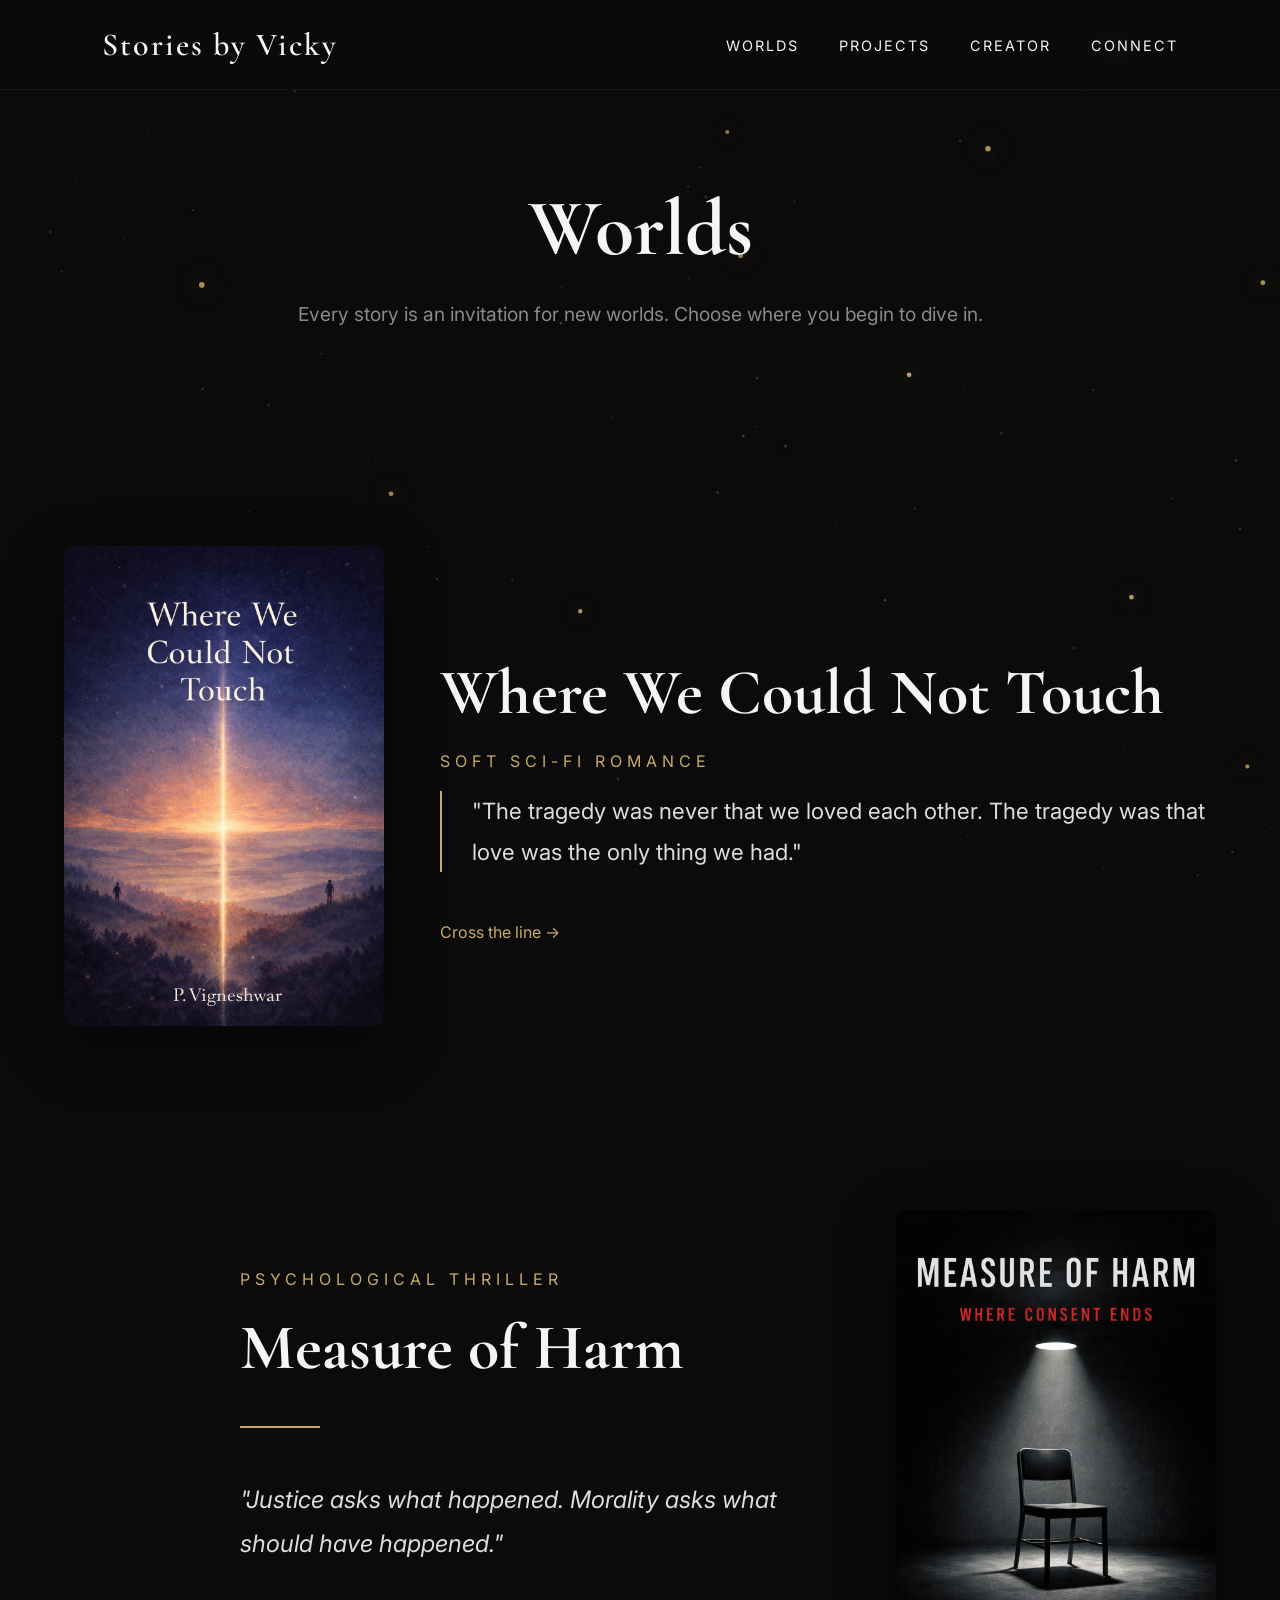
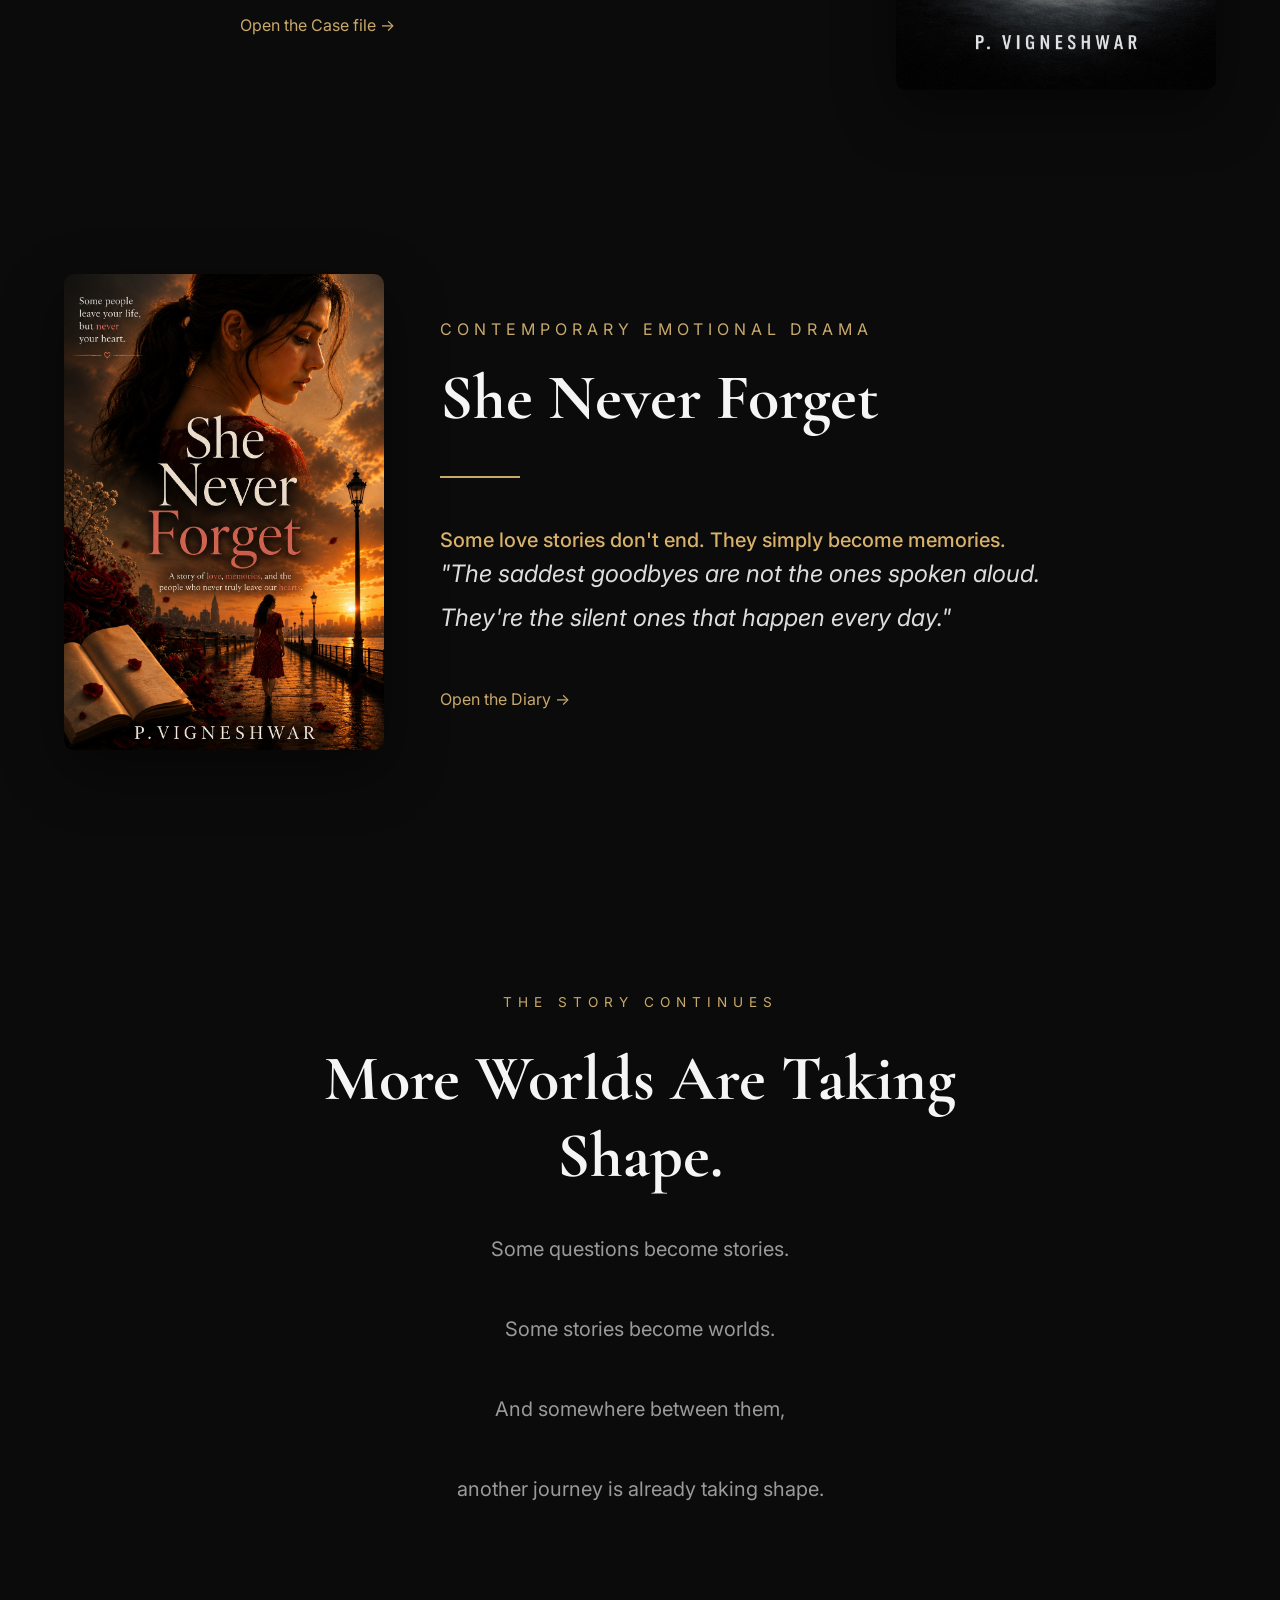
<file: worlds.html>
<!DOCTYPE html>
<html lang="en">
<head>

    <title>Worlds | Stories by Vicky</title>

<meta name="description"
      content="Connect with P. Vigneshwar for collaborations, books, films and storytelling.">

<meta name="author"
      content="P. Vigneshwar">

<meta charset="UTF-8">

<meta name="viewport" content="width=device-width, initial-scale=1.0">

    <link rel="stylesheet" href="assets/css/style.css">
    <link rel="stylesheet" href="assets/css/worlds.css">
    <link rel="stylesheet" href="assets/css/background.css">

</head>

<body class="worlds-page">

    <canvas id="atmosphere"></canvas>

<header>

<nav class="navbar">

    <a href="index.html" class="logo">

        Stories by Vicky

    </a>

    <!-- Mobile Toggle -->

    <div class="menu-toggle">

        <span></span>
        <span></span>
        <span></span>

    </div>

    <ul class="nav-menu">

        <li><a href="worlds.html">Worlds</a></li>

        <li><a href="projects.html">Projects</a></li>

        <li><a href="creator.html">Creator</a></li>

        <li><a href="contact.html">Connect</a></li>

    </ul>

</nav>

</header>

<main>

<section class="worlds-hero">

<h1>Worlds</h1>

<span>

Every story is an invitation for new worlds.

Choose where you begin to dive in.

</span>

</section>

<section class="world-gallery">

    <article class="world-card">

        <div class="world-cover">

            <img src="assets/images/wwcnt-cover.jpg"
                 alt="Where We Could Not Touch">

        </div>

        <div class="world-content">

            <h2>
                Where We Could Not Touch
            </h2>

            <p class="world-label">

                Soft Sci-Fi Romance

            </p>

            <blockquote>

                "The tragedy was never that we loved each other.
                The tragedy was that love was the only thing we had."

            </blockquote>

            <a href="where-we-could-not-touch.html"
               class="world-button">

                Cross the line →

            </a>

        </div>

    </article>
    <article class="world-card reverse">

    <div class="world-content">

        <p class="world-label">
            Psychological Thriller
        </p>

        <h2>
            Measure of Harm
        </h2>

        <div class="divider"></div>

        <p class="world-quote">

            "Justice asks what happened.
            Morality asks what should have happened."

        </p>

        <a href="measure-of-harm.html"
           class="world-button">

            Open the Case file →

        </a>

    </div>

    <div class="world-cover">

        <img src="assets/images/moh-cover.jpg"
             alt="Measure of Harm">

    </div>

</article>
<article class="world-card">

    <div class="world-cover">

        <img src="assets/images/snf-cover.jpg"
             alt="She Never Forget">

    </div>

    <div class="world-content">

        <p class="world-label">
            Contemporary Emotional Drama
        </p>

        <h2>
            She Never Forget
        </h2>

        <div class="divider"></div>

        <p class="world-intro">

            Some love stories don't end.

            They simply become memories.

        </p>

        <p class="world-quote">

            "The saddest goodbyes are not the ones spoken aloud.
            They're the silent ones that happen every day."

        </p>

        <a href="she-never-forgot.html"
           class="world-button">

            Open the Diary →

        </a>

    </div>

</article>
<section class="closing-message">

    <div class="closing-content">

        <p class="closing-label">
            THE STORY CONTINUES
        </p>

        <h2>
            More Worlds Are Taking Shape.
        </h2>

        <p class="closing-text">

    Some questions become stories.<br><br>

    Some stories become worlds.<br><br>

    And somewhere between them,<br><br>

    another journey is already taking shape.

</p>

    </div>

</section>

</section>

</main>

<script src="assets/js/script.js"></script>

<script src="assets/js/atmosphere.js"></script>

<script>
createAtmosphere("gold");
</script>

</body>

</html>
</file>
<file: assets/css/style.css>
/* Google Fonts */
@import url('https://fonts.googleapis.com/css2?family=Cormorant+Garamond:wght@400;500;600;700&family=Inter:wght@300;400;500;600&display=swap');

/* Reset */

*{
    margin:0;
    padding:0;
    box-sizing:border-box;
}

body{

    background:#0B0B0B;
    color:#F5F5F5;
    position:relative;

    font-family:'Inter',sans-serif;
}

/*=========================================
 HERO
==========================================*/

#hero{

    min-height:100vh;

    display:flex;

    justify-content:center;

    align-items:center;

    position:relative;

    text-align:center;

    padding:0 10%;

}

.hero-container{

    max-width:900px;

}

.hero-subtitle{

    color:#C8A96A;

    text-transform:uppercase;

    letter-spacing:6px;

    font-size:.9rem;

    margin-bottom:30px;

    opacity: 0;
    animation: heroFade .8s ease forwards;
    animation-delay: .2s;

}

#hero h1{

    font-family:'Cormorant Garamond', serif;

    font-size:5.2rem;

    line-height:0.95;

    font-weight:600;

    max-width:760px;

    margin-bottom:35px;

    opacity: 0;
    animation: heroFade .8s ease forwards;
    animation-delay: .4s;

}

.hero-description{

    color:#8A8A8A;

    font-size:1.3rem;

    letter-spacing:3px;

    margin-bottom:60px;

    opacity: 0;
    animation: heroFade .8s ease forwards;
    animation-delay: .6s;

}

.hero-button{

    display:inline-block;

    padding:22px 55px;

    color:#C8A96A;

    border:1px solid rgba(200,169,106,.5);

    text-decoration:none;

    transition:
    transform .35s ease,
    box-shadow .35s ease,
    background .35s ease,
    color .35s ease;

    letter-spacing:2px;

    position:relative;

    overflow:hidden;

    opacity: 0;
    animation: heroFade .8s ease forwards;
    animation-delay: .8s;

}

/* ===============================
   HERO BUTTON GROUP
================================ */

.hero-buttons {
    display: flex;
    justify-content: center;
    gap: 20px;
    margin-top: 60px;
    flex-wrap: wrap;
}

/* Secondary Button */

.hero-button.secondary {
    background: transparent;
    border: 1px solid rgba(255,255,255,.35);
    color: #ffffff;
    opacity:.75;
}

.hero-button.secondary:hover {
    background: rgba(255,255,255,.08);
    opacity:1;
}

.hero-button::before{

    content:"";

    position:absolute;

    top:0;

    left:-120%;

    width:120%;

    height:100%;

    background:linear-gradient(
        90deg,
        transparent,
        rgba(255,255,255,.15),
        transparent
    );

    transition:.8s;

}

.hero-button:hover {

    transform: translateY(-4px);

    box-shadow:
        0 0 18px rgba(200,169,106,.22);

}

.hero-button:hover::before{

    left:120%;

}

.hero-container{
    max-width:820px;
}

.scroll{

    position:absolute;

    bottom:40px;

    left:50%;

    transform:translateX(-50%);

    color:#C8A96A;

    font-size:2rem;

}

.button{

    display:inline-block;

    padding:18px 40px;

    border:1px solid #C8A96A;

    color:#C8A96A;

    text-decoration:none;

    transition:.4s;

}

.button:hover{

    background:#C8A96A;

    color:#0B0B0B;

}

body{

    overflow-x:hidden;

}

html{

    scroll-behavior:smooth;

}

a{

    cursor:pointer;

}

/* ==========================
   Navigation
========================== */

.navbar{

    position:fixed;

    top:0;

    left:0;

    width:100%;

    display:flex;

    justify-content:space-between;

    align-items:center;

    padding:25px 8%;

    background:rgba(11,11,11,.75);

    backdrop-filter:blur(18px);

    border-bottom:1px solid rgba(255,255,255,.05);

    z-index:1000;

}

.logo{

    color:#F5F5F5;

    text-decoration:none;

    font-family:'Cormorant Garamond', serif;

    font-size:2rem;

    font-weight:600;

    letter-spacing:2px;

}

.nav-menu{

    display:flex;

    gap:40px;

    list-style:none;

}

.nav-menu a{

    text-decoration:none;

    color:#F5F5F5;

    font-size:.9rem;

    text-transform:uppercase;

    letter-spacing:2px;

    transition:.35s ease;

    position:relative;

}

.nav-menu a::after{

    content:"";

    position:absolute;

    left:0;

    bottom:-8px;

    width:0;

    height:2px;

    background:#C8A96A;

    transition:.35s;

}

.nav-menu a:hover{

    color:#C8A96A;

}

.nav-menu a:hover::after{

    width:100%;

}

/* =====================================================
MOBILE NAVIGATION
===================================================== */

.menu-toggle{

    display:none;

    margin-left:auto;

    flex-direction:column;

    gap:6px;

    cursor:pointer;

    z-index:1100;

}

.menu-toggle span{

    display:block;

    width:28px;

    height:2px;

    background:#F5F5F5;

    transition:.35s ease;

}

.menu-toggle.active span:nth-child(1){

    transform:translateY(8px) rotate(45deg);

}

.menu-toggle.active span:nth-child(2){

    opacity:0;

}

.menu-toggle.active span:nth-child(3){

    transform:translateY(-8px) rotate(-45deg);

}

/* ==========================
TABLET
========================== */

@media (max-width:900px){

    .navbar{

        padding:20px 6%;

    }

    .logo{

        font-size:1.8rem;

    }

    .nav-menu{

        gap:24px;

    }

}

/* ==========================
MOBILE
========================== */

@media (max-width:768px){

    .navbar{

        padding:18px 6%;

        display:flex;

        justify-content:space-between;

        align-items:center;

    }

    .menu-toggle{

        display:flex;

        position:relative;

        z-index:1200;

    }

    .nav-menu{

        position:fixed;

        top:0;

        right:-100%;

        width:260px;

        height:100vh;

        background:#0B0B0B;

        display:flex;

        flex-direction:column;

        justify-content:center;

        align-items:center;

        gap:35px;

        transition:right .4s ease;

        z-index:1100;

        border-left:1px solid rgba(255,255,255,.08);

    }

    .nav-menu.active{

        right:0;

    }

}

/* ==========================
SMALL MOBILE
========================== */

@media (max-width:480px){

    .logo{

        font-size:1.5rem;

    }

    .nav-menu{

        top:72px;

        height:calc(100vh - 72px);

    }

}

/* ===============================
   HERO FADE ANIMATION
================================ */

@keyframes heroFade {

    from {

        opacity: 0;
        transform: translateY(30px);

    }

    to {

        opacity: 1;
        transform: translateY(0);

    }

}

/* ==========================================
   HERO INTRO ANIMATION
========================================== */

@keyframes heroFadeUp {

    from {
        opacity: 0;
        transform: translateY(25px);
    }

    to {
        opacity: 1;
        transform: translateY(0);
    }

}

.hero-subtitle{
    opacity:0;
    animation:heroFadeUp .8s ease forwards;
    animation-delay:.2s;
}

.hero h1{
    opacity:0;
    animation:heroFadeUp .8s ease forwards;
    animation-delay:.4s;
}

.hero-description{
    opacity:0;
    animation:heroFadeUp .8s ease forwards;
    animation-delay:.6s;
}

.hero-buttons{
    opacity:0;
    animation:heroFadeUp .8s ease forwards;
    animation-delay:.8s;
}
</file>
<file: assets/css/background.css>
#atmosphere{

    position:fixed;

    inset:0;

    width:100%;

    height:100%;

    pointer-events:none;

    z-index:0;

}
</file>
<file: assets/css/contact.css>
/*=========================================
CONNECT HERO
==========================================*/

.connect-hero{

    padding:180px 40px 100px;

    display:flex;
    flex-direction:column;
    justify-content:center;
    align-items:center;
    text-align:center;

}

.connect-hero h1{

    font-family:'Cormorant Garamond',serif;

    font-size:5.3rem;

    line-height:1.1;

    margin:20px 0 35px;

}

.connect-subtitle{

    max-width:720px;

    font-size:1.35rem;

    line-height:2;

    color:#A5A5A5;

}

/*=========================================
THE STORYTELLER
==========================================*/

.storyteller{

    padding:180px 20px;

}

.storyteller-grid{

    max-width:1200px;

    margin:auto;

    display:grid;

    grid-template-columns:420px 1fr;

    gap:80px;

    align-items:center;

}

.portrait-frame{

    width:100%;
    aspect-ratio:4/5;

    border:1px solid rgba(200,169,106,.25);

    overflow:hidden;

    background:#111;

    transition:.4s;

}

.portrait-frame:hover{

    transform:translateY(-6px);

    border-color:#C8A96A;

}

.portrait-image{

    width:100%;

    height:100%;

    object-fit:cover;

    display:block;

}

.portrait-name{

    margin-top:28px;

    font-family:'Cormorant Garamond',serif;

    font-size:2rem;

    text-align:center;

}

.portrait-role{

    margin-top:12px;

    text-align:center;

    color:#A5A5A5;

    letter-spacing:2px;

    text-transform:uppercase;

    font-size:.85rem;

}

.story-content h2{

    font-family:'Cormorant Garamond',serif;

    font-size:4rem;

    line-height:1.15;

    margin:30px 0 50px;

}

.story-content p{

    font-size:1.2rem;

    color:#A5A5A5;

    line-height:2;

    margin-bottom:30px;

}

/*=========================================
CONNECT LINKS
==========================================*/

.connect-links{

    max-width:1000px;

    margin:180px auto;

    padding:0 20px;

    text-align:center;

}

.connect-links h2{

    font-family:'Cormorant Garamond',serif;

    font-size:4rem;

    margin:30px 0 90px;

}

.links-list{

    display:flex;

    flex-direction:column;

}

.contact-row{

    display:flex;

    justify-content:space-between;

    align-items:center;

    padding:38px 10px;

    border-bottom:1px solid rgba(255,255,255,.08);

    text-decoration:none;

    color:white;

    transition:.35s;

}

.contact-row h3{

    font-size:1.45rem;

    margin-bottom:10px;

}

.contact-row span{

    color:#A5A5A5;

}

.arrow{

    font-size:2rem;

    color:#C8A96A;

    transition:.35s;

}

.contact-row:hover{

    padding-left:20px;

    border-color:#C8A96A;

}

.contact-row:hover .arrow{

    transform:translateX(10px);

}

/*=========================================
FINAL MESSAGE
==========================================*/

.final-message{

    padding:240px 20px 180px;

    text-align:center;

}

.final-message-content{

    max-width:900px;

    margin:auto;

}

.final-message h2{

    font-family:'Cormorant Garamond',serif;

    font-size:4.8rem;

    line-height:1.25;

    margin:40px 0 60px;

}

.final-text{

    max-width:700px;

    margin:auto;

    color:#A5A5A5;

    font-size:1.2rem;

    line-height:2;

}

/* =====================================================
RESPONSIVE
===================================================== */

@media (max-width:900px){

    .storyteller-grid{

        grid-template-columns:1fr;

        gap:60px;

    }

    .story-content{

        text-align:center;

    }

}

@media (max-width:768px){

    .connect-hero{

        padding:140px 25px 80px;

    }

    .connect-hero h1{

        font-size:3.4rem;

    }

    .connect-subtitle{

        font-size:1.05rem;

        line-height:1.8;

    }

    .storyteller{

        padding:120px 20px;

    }

    .story-content h2{

        font-size:2.8rem;

        margin-bottom:35px;

    }

    .story-content p{

        font-size:1.05rem;

    }

    .connect-links{

        margin:120px auto;

    }

    .connect-links h2{

        font-size:2.8rem;

        margin-bottom:60px;

    }

    .contact-row{

        flex-direction:column;

        align-items:flex-start;

        gap:15px;

        padding:28px 10px;

    }

    .contact-row h3{

        font-size:1.3rem;

    }

    .arrow{

        align-self:flex-end;

        font-size:1.6rem;

    }

    .final-message{

        padding:150px 20px 120px;

    }

    .final-message h2{

        font-size:3rem;

    }

    .final-text{

        font-size:1.05rem;

    }

}

@media (max-width:480px){

    .connect-hero h1{

        font-size:2.6rem;

    }

    .connect-subtitle{

        font-size:.95rem;

    }

    .portrait-name{

        font-size:1.7rem;

    }

    .story-content h2{

        font-size:2.3rem;

    }

    .connect-links h2{

        font-size:2.3rem;

    }

    .contact-row{

        padding:24px 0;

    }

    .contact-row h3{

        font-size:1.15rem;

    }

    .contact-row span{

        font-size:.9rem;

    }

    .final-message h2{

        font-size:2.4rem;

    }

}
</file>
<file: assets/css/creator.css>
/*=========================================
CREATOR HERO
==========================================*/

.creator-hero{

    min-height:80vh;

    display:flex;

    flex-direction:column;

    justify-content:center;

    align-items:center;

    text-align:center;

    padding:40px;

}

.creator-label{

    color:#C8A96A;

    letter-spacing:8px;

    font-size:.9rem;

    margin-bottom:35px;

}

.creator-hero h1{

    font-family:'Cormorant Garamond',serif;

    font-size:5.5rem;

    line-height:1.1;

    margin-bottom:40px;

}

.creator-subtitle{

    max-width:650px;

    font-size:1.4rem;

    color:#9A9A9A;

    line-height:1.8;

}

.scroll-arrow{

    margin-top:120px;

    color:#C8A96A;

    font-size:2.5rem;

    animation:float 2s infinite;

}

@keyframes float{

    0%{

        transform:translateY(0);

    }

    50%{

        transform:translateY(10px);

    }

    100%{

        transform:translateY(0);

    }

}

/*=========================================
FIRST QUESTION
==========================================*/

.first-question{

    padding:220px 20px;

}

.question-container{

    max-width:850px;

    margin:auto;

    text-align:center;

}

.section-label{

    color:#C8A96A;

    letter-spacing:8px;

    font-size:.9rem;

}

.first-question h2{

    font-family:'Cormorant Garamond',serif;

    font-size:4.8rem;

    margin:35px 0 50px;

}

.first-question p{

    color:#A5A5A5;

    font-size:1.35rem;

    line-height:2;

    margin-bottom:35px;

}

/*=========================================
CREATIVE PHILOSOPHY
==========================================*/

.philosophy{

    padding:220px 20px;

}

.philosophy-content{

    max-width:900px;

    margin:auto;

    text-align:center;

}

.philosophy blockquote{

    font-family:'Cormorant Garamond',serif;

    font-size:3.8rem;

    line-height:1.3;

    color:#F5F5F5;

    margin:60px 0;

}

.philosophy p{

    font-size:1.3rem;

    color:#9A9A9A;

    line-height:2;

}

.creator-worlds{

    padding:220px 20px;

    text-align:center;

}

.creator-worlds h2{

    font-family:'Cormorant Garamond',serif;

    font-size:4rem;

    margin:40px 0 80px;

}

.world-grid{

    display:grid;

    grid-template-columns:repeat(2,1fr);

    gap:40px;

    max-width:1000px;

    margin:auto;

}

.world-item{

    border:1px solid rgba(200,169,106,.2);

    padding:60px;

    transition:.3s;

}

.world-item:hover{

    border-color:#C8A96A;

    transform:translateY(-8px);

}

.world-item h3{

    font-family:'Cormorant Garamond',serif;

    font-size:2rem;

    margin-bottom:20px;

}

.world-item p{

    color:#9A9A9A;

}

/*=========================================
THE ROAD AHEAD
==========================================*/

.future{

    padding:220px 20px;

}

.future-content{

    max-width:900px;

    margin:auto;

    text-align:center;

}

.future h2{

    font-family:'Cormorant Garamond',serif;

    font-size:4.5rem;

    line-height:1.2;

    margin:40px 0;

}

.future p{

    font-size:1.3rem;

    line-height:2;

    color:#9A9A9A;

    max-width:700px;

    margin:auto;

}

/*=========================================
CREATOR ENDING
==========================================*/

.creator-ending{

    padding:260px 20px 220px;

    text-align:center;

}

.creator-ending h2{

    font-family:'Cormorant Garamond',serif;

    font-size:5rem;

    line-height:1.2;

    margin-bottom:40px;

}

.creator-ending p{

    color:#C8A96A;

    letter-spacing:4px;

    text-transform:uppercase;

    font-size:1rem;

}

.creator-name{

    color:#C8A96A;

    letter-spacing:5px;

    text-transform:uppercase;

    font-size:1rem;

    margin-top:50px;

}

.ending-line{

    width:90px;

    height:1px;

    background:rgba(200,169,106,.45);

    margin:40px auto;

}

.creator-signature{

    font-family:'Cormorant Garamond',serif;

    font-size:1.7rem;

    color:rgba(245,245,245,.75);

    line-height:1.8;

}

/*=========================================
FALLING LETTERS
==========================================*/

.falling-text{

    margin-top:80px;

    display:flex;

    justify-content:center;

    flex-wrap:wrap;

    gap:8px;

    max-width:700px;

    margin-left:auto;

    margin-right:auto;

}

.falling-text span{

    display:inline-block;

    font-family:'Cormorant Garamond',serif;

    font-size:2rem;

    color:#D9B56A;

    opacity:0;

    transform:translateY(-450px);

    position:relative;

    will-change:transform;

}

@keyframes fallLetter{

    0%{

        opacity:0;

        transform:translateY(-450px);

    }

    55%{

        opacity:1;

    }

    82%{

        transform:translateY(18px);

    }

    92%{

        transform:translateY(-7px);

    }

    97%{

        transform:translateY(3px);

    }

    100%{

        opacity:1;

        transform:translateY(0);

    }

}

.particle{

    position:absolute;

    width:4px;

    height:4px;

    border-radius:50%;

    background:#D9B56A;

    pointer-events:none;

    will-change:transform,opacity;

}

@keyframes particle{

    0%{

        opacity:1;

        transform:translate(0,0) scale(1);

    }

    100%{

        opacity:0;

        transform:
            translate(var(--x),var(--y))
            scale(0);

    }

}

/* =====================================================
CREATOR RESPONSIVE
===================================================== */

@media (max-width: 992px){

    .creator-hero h1{

        font-size:4.5rem;

    }

    .creator-subtitle{

        font-size:1.2rem;

        max-width:600px;

    }

    .first-question h2{

        font-size:4rem;

    }

    .philosophy blockquote{

        font-size:3.2rem;

    }

    .creator-worlds h2{

        font-size:3.5rem;

    }

    .future h2{

        font-size:3.8rem;

    }

    .creator-ending h2{

        font-size:4rem;

    }

}

@media (max-width:768px){

    .creator-hero{

        min-height:70vh;

        padding:120px 25px 80px;

    }

    .creator-hero h1{

        font-size:3.2rem;

    }

    .creator-subtitle{

        font-size:1rem;

        line-height:1.8;

    }

    .scroll-arrow{

        margin-top:60px;

        font-size:2rem;

    }

    .first-question,

    .philosophy,

    .creator-worlds,

    .future,

    .creator-ending{

        padding:120px 25px;

    }

    .first-question h2,

    .creator-worlds h2,

    .future h2{

        font-size:2.8rem;

    }

    .philosophy blockquote{

        font-size:2.5rem;

    }

    .first-question p,

    .philosophy p,

    .future p{

        font-size:1.05rem;

    }

    .world-grid{

        grid-template-columns:1fr;

        gap:25px;

    }

    .world-item{

        padding:40px 30px;

    }

    .creator-ending h2{

        font-size:3rem;

    }

    .falling-text{

        gap:5px;

    }

    .falling-text span{

        font-size:1.5rem;

    }

}

@media (max-width:480px){

    .creator-label,

    .section-label{

        font-size:.75rem;

        letter-spacing:4px;

    }

    .creator-hero h1{

        font-size:2.6rem;

        line-height:1.1;

    }

    .first-question h2,

    .creator-worlds h2,

    .future h2,

    .creator-ending h2{

        font-size:2.2rem;

    }

    .philosophy blockquote{

        font-size:2rem;

        line-height:1.4;

    }

    .world-item{

        padding:30px 20px;

    }

    .world-item h3{

        font-size:1.6rem;

    }

}
</file>
<file: assets/css/projects.css>
/*=========================================
WORKS HERO
==========================================*/

.works-hero{

    min-height:85vh;

    display:flex;

    flex-direction:column;

    justify-content:center;

    align-items:center;

    text-align:center;

    padding:40px;

}

.works-hero h1{

    font-family:'Cormorant Garamond',serif;

    font-size:5.3rem;

    line-height:1.1;

    margin:40px 0;

}

.works-subtitle{

    max-width:720px;

    font-size:1.35rem;

    color:#A5A5A5;

    line-height:2;

}

.scroll-arrow{

    margin-top:120px;

    color:#C8A96A;

    font-size:2.5rem;

}

/*=========================================
WORKS
==========================================*/

.works-section{

    padding:180px 20px;

    text-align:center;

}

.works-section h2{

    font-family:'Cormorant Garamond',serif;

    font-size:4rem;

    margin:35px 0 90px;

}

.works-grid{

    display:grid;

    grid-template-columns:repeat(2,1fr);

    gap:40px;

    max-width:1100px;

    margin:auto;

}

.work-card{

    border:1px solid rgba(200,169,106,.18);

    padding:60px;

    transition:.35s;

}

.work-card:hover{

    transform:translateY(-10px);

    border-color:#C8A96A;

}

.work-type{

    letter-spacing:5px;

    color:#C8A96A;

    font-size:.85rem;

}

.work-card h3{

    font-family:'Cormorant Garamond',serif;

    font-size:2.3rem;

    margin:25px 0;

}

.work-card p{

    color:#A0A0A0;

    line-height:1.8;

}

.status{

    display:inline-block;

    margin-top:40px;

    color:#C8A96A;

}

/*=========================================
SCREENPLAY VARIATION
==========================================*/

.future{

    border-style:dashed;

    opacity:.75;

}

.future:hover{

    opacity:1;

}

/*=========================================
FEATURE FILM
==========================================*/

.feature-film{

    padding:220px 20px;

}

.feature-content{

    max-width:950px;

    margin:auto;

    text-align:center;

}

.feature-film h2{

    font-family:'Cormorant Garamond',serif;

    font-size:4.5rem;

    line-height:1.15;

    margin:40px 0;

}

.feature-divider{

    width:90px;

    height:1px;

    background:#C8A96A;

    margin:50px auto 80px;

}

.feature-details{

    display:grid;

    grid-template-columns:repeat(3,1fr);

    gap:40px;

    margin-bottom:100px;

}

.detail{

    border:1px solid rgba(200,169,106,.2);

    padding:40px;

}

.detail span{

    display:block;

    color:#C8A96A;

    letter-spacing:3px;

    font-size:.8rem;

    margin-bottom:20px;

}

.detail h3{

    font-family:'Cormorant Garamond',serif;

    font-size:2rem;

    line-height:1.4;

}

.feature-film blockquote{

    font-family:'Cormorant Garamond',serif;

    font-size:2.3rem;

    line-height:1.6;

    color:#BFBFBF;

    max-width:750px;

    margin:auto;

}

/*=========================================
WORKS ENDING
==========================================*/

.works-ending{

    padding:240px 20px;

    text-align:center;

}

.works-ending-content{

    max-width:900px;

    margin:auto;

}

.works-ending h2{

    font-family:'Cormorant Garamond',serif;

    font-size:4.5rem;

    line-height:1.4;

    margin:50px 0;

}

.ending-text{

    max-width:700px;

    margin:60px auto 80px;

    font-size:1.25rem;

    color:#A5A5A5;

    line-height:2;

}

.project-link{

    display:inline-block;

    margin-top:24px;

    padding:12px 24px;

    border:1px solid rgba(200,169,106,.35);

    color:#C8A96A;

    text-decoration:none;

    letter-spacing:2px;

    transition:.3s ease;

}

.project-link:hover{

    background:#C8A96A;

    color:#111;

    transform:translateY(-3px);

}

/* =====================================================
RESPONSIVE
===================================================== */

@media (max-width:900px){

    .works-grid{

        grid-template-columns:1fr;

        gap:35px;

    }

    .feature-details{

        grid-template-columns:1fr;

        gap:30px;

    }

}

@media (max-width:768px){

    .works-hero{

        min-height:70vh;

        padding:140px 25px 80px;

    }

    .works-hero h1{

        font-size:3.4rem;

    }

    .works-subtitle{

        font-size:1.05rem;

        line-height:1.8;

    }

    .works-section{

        padding:120px 20px;

    }

    .works-section h2{

        font-size:2.8rem;

        margin-bottom:60px;

    }

    .work-card{

        padding:40px 30px;

    }

    .work-card h3{

        font-size:2rem;

    }

    .feature-film{

        padding:140px 20px;

    }

    .feature-film h2{

        font-size:3rem;

    }

    .feature-film blockquote{

        font-size:1.6rem;

    }

    .works-ending{

        padding:160px 20px;

    }

    .works-ending h2{

        font-size:3rem;

    }

    .ending-text{

        font-size:1.05rem;

    }

}

@media (max-width:480px){

    .works-hero h1{

        font-size:2.6rem;

    }

    .works-subtitle{

        font-size:.95rem;

    }

    .work-card{

        padding:30px 22px;

    }

    .work-card h3{

        font-size:1.8rem;

    }

    .feature-film h2{

        font-size:2.4rem;

    }

    .detail{

        padding:30px 20px;

    }

    .detail h3{

        font-size:1.6rem;

    }

    .feature-film blockquote{

        font-size:1.3rem;

        line-height:1.8;

    }

    .works-ending h2{

        font-size:2.4rem;

    }

}

body.worlds-page #atmosphere{
    filter: brightness(1.12) contrast(1.08);
}
</file>
<file: assets/css/snf.css>
/* She Never Forgot: landing scene */
body {
    background: #1d120d;
    color: #f6e8cf;
    font-family: "Inter", sans-serif;
}

.petal-field {
    position: fixed;
    inset: 0;
    display: none;
    overflow: hidden;
    pointer-events: none;
}

header { position: relative; z-index: 2; }
main { position: relative; z-index: 1; }

.navbar {
    background: rgba(22, 13, 9, .72);
    border-bottom-color: rgba(232, 194, 123, .14);
}

.logo, .nav-menu a { color: #f6e8cf; }

.nav-menu a:hover { color: #e2bd77; }

.menu-toggle span { background: #f6e8cf; }

.petal-field::before,
.petal-field::after {
    content: "";
    position: absolute;
    width: 65vw;
    height: 28vh;
    border: 1px solid rgba(158, 44, 58, .18);
    border-color: rgba(158, 44, 58, .18) transparent transparent transparent;
    border-radius: 50%;
    filter: blur(.2px);
}

.petal-field::before { top: 12%; left: -26%; transform: rotate(24deg); }
.petal-field::after { right: -30%; bottom: 8%; transform: rotate(-32deg); }

.petal-field span {
    position: absolute;
    top: -12%;
    width: 11px;
    height: 18px;
    border-radius: 75% 20% 75% 20%;
    background: linear-gradient(135deg, rgba(190, 65, 78, .7), rgba(90, 20, 35, .18));
    box-shadow: 0 0 14px rgba(172, 47, 67, .18);
    animation: petalDrift linear infinite;
}

.petal-field span:nth-child(1) { left: 7%; animation-duration: 17s; animation-delay: -5s; }
.petal-field span:nth-child(2) { left: 18%; animation-duration: 23s; animation-delay: -14s; transform: scale(.65); }
.petal-field span:nth-child(3) { left: 33%; animation-duration: 19s; animation-delay: -9s; transform: scale(.8); }
.petal-field span:nth-child(4) { left: 48%; animation-duration: 25s; animation-delay: -18s; transform: scale(.55); }
.petal-field span:nth-child(5) { left: 62%; animation-duration: 21s; animation-delay: -3s; transform: scale(.9); }
.petal-field span:nth-child(6) { left: 75%; animation-duration: 18s; animation-delay: -12s; transform: scale(.6); }
.petal-field span:nth-child(7) { left: 88%; animation-duration: 26s; animation-delay: -20s; transform: scale(.75); }
.petal-field span:nth-child(8) { left: 27%; animation-duration: 28s; animation-delay: -23s; transform: scale(.45); }
.petal-field span:nth-child(9) { left: 55%; animation-duration: 16s; animation-delay: -8s; transform: scale(.7); }
.petal-field span:nth-child(10) { left: 95%; animation-duration: 22s; animation-delay: -16s; transform: scale(.5); }
.petal-field span:nth-child(11) { left: 41%; animation-duration: 24s; animation-delay: -6s; transform: scale(.6); }
.petal-field span:nth-child(12) { left: 12%; animation-duration: 20s; animation-delay: -15s; transform: scale(.45); }

@keyframes petalDrift {
    0% { margin-left: 0; opacity: 0; }
    10% { opacity: .8; }
    90% { opacity: .35; }
    100% { top: 108%; margin-left: 14vw; opacity: 0; transform: rotate(540deg); }
}

.snf-hero {
    min-height: 100vh;
    display: grid;
    place-items: center;
    padding: 9rem 1.5rem 4rem;
    text-align: center;
    background-image: linear-gradient(90deg, rgba(12, 7, 5, .2), rgba(12, 7, 5, .08)), url("../images/she-never-forgot-diary-hero.webp");
    background-position: center;
    background-size: cover;
}

.hero-content { max-width: 760px; }

.section-tag {
    margin-bottom: 1.8rem;
    color: #e2bd77;
    font-size: .72rem;
    letter-spacing: .48em;
    text-transform: uppercase;
}

.snf-hero h1 {
    margin: 0;
    font-family: "Cormorant Garamond", serif;
    font-size: clamp(4rem, 10vw, 7.4rem);
    font-weight: 500;
    line-height: .9;
    letter-spacing: -.045em;
    color: #f7ead3;
    text-shadow: 0 2px 18px rgba(0, 0, 0, .65);
}

.hero-copy {
    margin: 2.25rem 0 0;
    color: rgba(247, 234, 211, .82);
    text-shadow: 0 2px 14px rgba(0, 0, 0, .72);
    font-family: "Cormorant Garamond", serif;
    font-size: clamp(1.35rem, 2.5vw, 1.7rem);
    line-height: 1.45;
}

#openDiary {
    margin-top: 3.2rem;
    padding: 1.05rem 2.2rem;
    border: 1px solid rgba(226, 189, 119, .68);
    background: transparent;
    color: #f4d69b;
    cursor: pointer;
    font: 500 .72rem "Inter", sans-serif;
    letter-spacing: .2em;
    text-transform: uppercase;
    transition: background .35s ease, color .35s ease, transform .35s ease;
}

#openDiary:hover, #openDiary:focus-visible {
    background: #d4a958;
    color: #21140d;
    outline: none;
    transform: translateY(-3px);
}

@media (max-width: 640px) {
    .section-tag { letter-spacing: .3em; }
    #openDiary { padding: .95rem 1.35rem; }
}

@media (max-width: 768px) {
    .nav-menu {
        background: #21140d;
        border-left-color: rgba(232, 194, 123, .16);
    }

    .nav-menu a { color: #f6e8cf; }
}

@media (prefers-reduced-motion: reduce) {
    .petal-field span { animation: none; opacity: .28; }
}
</file>
<file: assets/css/diary.css>
/* Cinematic diary reader */
.diary-overlay {
    position: fixed;
    inset: 0;
    display: grid;
    place-items: center;
    padding: 2rem;
    background: rgba(3, 3, 4, .88);
    backdrop-filter: blur(12px);
    opacity: 0;
    visibility: hidden;
    transition: opacity .45s ease, visibility .45s ease;
    z-index: 2000;
}

.diary-overlay.show { opacity: 1; visibility: visible; }
.diary-stage { position: relative; perspective: 1800px; }

.diary {
    position: relative;
    width: min(390px, calc(100vw - 3rem));
    aspect-ratio: .72;
    transform: translateY(-115vh) rotate(-4deg);
}

.diary.drop { animation: diaryDrop 1.1s cubic-bezier(.22, 1, .36, 1) forwards; }
@keyframes diaryDrop {
    0% { transform: translateY(-115vh) rotate(-4deg); }
    82% { transform: translateY(18px) rotate(.5deg); }
    100% { transform: translateY(0) rotate(0); }
}

.diary-shadow {
    position: absolute; z-index: -1; left: 9%; bottom: -7%; width: 82%; height: 11%;
    border-radius: 50%; background: #000; filter: blur(24px); opacity: 0;
}
.diary.drop .diary-shadow { animation: shadowLand .8s .35s ease forwards; }
@keyframes shadowLand { to { opacity: .72; } }

.diary-cover, .diary-paper { position: absolute; inset: 0; border-radius: 10px; }
.diary-cover {
    z-index: 2; overflow: hidden; transform-origin: left center;
    background: linear-gradient(rgba(17, 10, 6, .08), rgba(17, 10, 6, .08)), url("../images/she-never-forgot-diary-cover.webp") center / cover;
    border: 1px solid rgba(218, 179, 96, .34);
    box-shadow: 0 30px 80px rgba(0, 0, 0, .72), inset 0 0 60px rgba(0, 0, 0, .55);
    transition: transform 1.25s cubic-bezier(.22, 1, .36, 1);
}
.diary-cover::before { content: ""; position: absolute; inset: 17px; border: 1px solid rgba(226, 188, 103, .2); box-shadow: inset 0 0 30px rgba(0, 0, 0, .36); }
.diary-cover.open { transform: rotateY(-126deg); }
.cover-spine { position: absolute; left: 9px; inset-block: 0; width: 19px; background: linear-gradient(90deg, rgba(5,3,2,.8), rgba(83,53,28,.15), rgba(7,4,2,.55)); box-shadow: 7px 0 14px rgba(0,0,0,.55); }
.cover-frame { position: absolute; inset: 29px; border: 1px solid rgba(226, 188, 103, .18); }
.cover-title { position: absolute; top: 48%; left: 50%; transform: translate(-50%, -50%); color: #e0bc74; font: 600 clamp(2.5rem, 8vw, 4rem)/.83 "Cormorant Garamond", serif; text-align: center; letter-spacing: .02em; text-shadow: 0 2px 5px #130904, 0 0 18px rgba(0,0,0,.75); }
.cover-symbol { position: absolute; left: 50%; bottom: 15%; transform: translateX(-50%); color: #dcb86b; font-size: 1.25rem; text-shadow: 0 2px 5px #130904; }

.diary-paper {
    overflow: hidden; display: grid; place-items: center;
    background: #e8dcc4; color: #30271f;
    box-shadow: inset 0 0 30px rgba(92, 63, 32, .22);
}
.paper-grain { position: absolute; inset: 0; opacity: .34; background-image: repeating-linear-gradient(0deg, transparent 0 3px, rgba(104,74,40,.06) 4px), radial-gradient(circle at 25% 10%, rgba(112,79,40,.18), transparent 28%); pointer-events: none; }
.page-turn-sheet {
    position: absolute;
    inset: 0;
    z-index: 2;
    pointer-events: none;
    opacity: 0;
    transform-style: preserve-3d;
    background: linear-gradient(115deg, rgba(103, 68, 34, .12), transparent 26%, rgba(255, 248, 225, .16) 50%, rgba(85, 52, 23, .18)), #eadfc8;
    box-shadow: inset 0 0 28px rgba(77, 48, 22, .22), 0 0 18px rgba(31, 18, 8, .28);
}
.page-turn-sheet::after { content: ""; position: absolute; inset: 0; background: linear-gradient(90deg, rgba(91, 57, 25, .35), transparent 16% 84%, rgba(91, 57, 25, .22)), repeating-linear-gradient(0deg, transparent 0 3px, rgba(104,74,40,.06) 4px), #e3d4b9; backface-visibility: hidden; transform: rotateY(180deg); }
.page-turn-sheet.turn-forward { transform-origin: left center; animation: turnForward 1.35s cubic-bezier(.2,.7,.15,1) both; }
.page-turn-sheet.turn-back { transform-origin: right center; animation: turnBack 1.35s cubic-bezier(.2,.7,.15,1) both; }
@keyframes turnForward { 0% { opacity: 1; transform: rotateY(0deg); } 44% { opacity: 1; } 100% { opacity: 0; transform: rotateY(-180deg); } }
@keyframes turnBack { 0% { opacity: 0; transform: rotateY(180deg); } 1% { opacity: 1; } 56% { opacity: 1; } 100% { opacity: 0; transform: rotateY(0deg); } }
.paper-inner { position: relative; z-index: 1; width: 78%; min-height: 80%; display: flex; flex-direction: column; text-align: center; opacity: 0; transform: translateY(14px); transition: opacity .6s .15s ease, transform .6s .15s ease; }
.diary.ready .paper-inner { opacity: 1; transform: translateY(0); }
.paper-title { min-height: 1.2em; margin: 0; color: #9d713e; font: 600 .65rem "Inter", sans-serif; letter-spacing: .28em; text-transform: uppercase; }
.page-number { margin: .8rem 0 0; color: rgba(60, 43, 28, .5); font: .62rem "Inter", sans-serif; letter-spacing: .18em; }
.page-content { flex: 1; display: grid; place-items: center; padding: 1.5rem 0; }
.memory-text { margin: 0; color: #32261d; font: 500 clamp(1.8rem, 6vw, 2.65rem)/1.13 "Cormorant Garamond", serif; }
.memory-text span { display: block; }
.purchase-copy { margin: 0; color: #32261d; font: 500 clamp(1.65rem, 5.5vw, 2.35rem)/1.16 "Cormorant Garamond", serif; }
.purchase-links { display: grid; gap: .65rem; width: 100%; margin-top: 1.4rem; }
.purchase-links a, .return-worlds { padding: .76rem .6rem; border: 1px solid rgba(105, 68, 29, .45); color: #593b20; font: 600 .65rem "Inter", sans-serif; letter-spacing: .16em; text-decoration: none; text-transform: uppercase; transition: background .25s ease, color .25s ease; }
.purchase-links a:hover, .purchase-links a:focus-visible, .return-worlds:hover, .return-worlds:focus-visible { background: #58391f; color: #f7eedc; outline: none; }
.return-worlds { display: block; margin-top: .65rem; }

.paper-footer { display: flex; justify-content: space-between; align-items: center; gap: .6rem; padding-top: 1rem; border-top: 1px solid rgba(95, 65, 34, .22); }
.page-control { border: 0; background: transparent; color: #74502b; cursor: pointer; padding: .4rem 0; font: 600 .62rem "Inter", sans-serif; letter-spacing: .1em; text-transform: uppercase; }
.page-control:disabled { visibility: hidden; }
.page-control-primary { margin-left: auto; }
.page-control:focus-visible { outline: 1px solid #74502b; outline-offset: 4px; }
.close-diary { position: absolute; top: -2.4rem; right: 0; border: 0; background: transparent; color: rgba(255,255,255,.75); cursor: pointer; font: 2rem/1 "Inter", sans-serif; }
.close-diary:hover, .close-diary:focus-visible { color: #e6c987; outline: none; }

@media (max-width: 480px) {
    .diary-overlay { padding: 1.2rem; }
    .diary { width: min(350px, calc(100vw - 2.4rem)); }
    .cover-frame { inset: 22px; }
    .paper-inner { width: 82%; }
}

@media (prefers-reduced-motion: reduce) {
    .diary, .diary.drop, .page-turn-sheet { animation: none; transform: none; }
    .diary-cover, .paper-inner, .diary-overlay { transition-duration: .01ms; }
}
</file>
<file: assets/css/wwcnt.css>
/* =====================================================
   WWCNT v1.0
===================================================== */

*{
    margin:0;
    padding:0;
    box-sizing:border-box;
}

html{
    scroll-behavior:smooth;
}

body{

    background:#04070D;

    color:#ffffff;

    font-family:Inter,sans-serif;

    overflow-x:hidden;

}

/* =====================================================
   Layout
===================================================== */

.container{

    width:min(900px,90%);

    margin:auto;

}

section{

    position:relative;

}

/* =====================================================
   Typography
===================================================== */

.eyebrow{

    color:#C8A96A;

    letter-spacing:8px;

    text-transform:uppercase;

    font-size:.82rem;

    margin-bottom:30px;

}

h1{

    font-family:"Cormorant Garamond",serif;

    font-size:6.5rem;

    line-height:.92;

    font-weight:500;

    text-align:center;

}

h2{

    font-family:"Cormorant Garamond",serif;

    font-size:4.5rem;

    line-height:1.05;

    font-weight:500;

    text-align:center;

}

h3{

    font-size:1.3rem;

    letter-spacing:4px;

}

p{

    color:#B8C5D6;

    line-height:2;

    font-size:1.1rem;

}

/* =====================================================
   Primary Button
===================================================== */

.primary-btn{

    display:inline-block;

    margin-top:45px;

    padding:16px 42px;

    color:#C8A96A;

    text-decoration:none;

    border:1px solid rgba(200,169,106,.35);

    letter-spacing:3px;

    transition:.35s ease;

}

.primary-btn:hover{

    background:#C8A96A;

    color:#111;

    transform:translateY(-4px);

    box-shadow:0 15px 35px rgba(200,169,106,.18);

}

/* =====================================================
   HERO
===================================================== */

#arrival{

    min-height:100vh;

    display:flex;

    justify-content:center;

    align-items:center;

    text-align:center;

    padding:140px 0;

}

#arrival p{

    max-width:650px;

    margin:55px auto;

}

/* =====================================================
   EVENT
===================================================== */

#event{

    min-height:95vh;

    display:flex;

    justify-content:center;

    align-items:center;

    text-align:center;

    padding:120px 0;

}

#event p{

    margin:18px auto;

}

#openPortal{

    margin-top:70px;

    background:none;

    border:none;

    color:#C8A96A;

    cursor:pointer;

    font-size:.95rem;

    letter-spacing:8px;

    position:relative;

    transition:.3s;

}

#openPortal:hover{

    color:#ffffff;

}

#openPortal::before,

#openPortal::after{

    content:"";

    position:absolute;

    top:50%;

    width:170px;

    height:1px;

    background:#5FA8FF;

}

#openPortal::before{

    right:110%;

}

#openPortal::after{

    left:110%;

}

/* =====================================================
   THE RULE
===================================================== */

#rule{

    min-height:85vh;

    display:flex;

    justify-content:center;

    align-items:center;

    text-align:center;

    padding:120px 40px;

}

#rule .container{

    max-width:760px;

}

#rule h2{

    margin:35px 0;

}

#rule p{

    max-width:650px;

    margin:0 auto;

}

/* =====================================================
   THE TWO WORLDS
===================================================== */

#two-worlds{

    min-height:90vh;

    display:flex;

    flex-direction:column;

    justify-content:center;

    align-items:center;

    text-align:center;

    padding:120px 40px;

}

.worlds-container{

    width:min(1100px,95%);

    display:grid;

    grid-template-columns:1fr 140px 1fr;

    align-items:center;

    gap:70px;

    margin-top:80px;

}

.world{

    display:flex;

    flex-direction:column;

    align-items:center;

}

.planet{

    width:150px;

    height:150px;

    border-radius:50%;

    margin-bottom:35px;

    position:relative;

    overflow:hidden;

    isolation:isolate;

    background:#07121e;

}

.planet::before{

    content:"";

    position:absolute;

    inset:-12%;

    z-index:0;

    background-position:center;

    background-size:cover;

    will-change:transform;

}

.planet::after{

    content:"";

    position:absolute;

    inset:0;

    border-radius:inherit;

    background:radial-gradient(circle at 32% 28%, transparent 20%, rgba(1,7,18,.12) 55%, rgba(1,4,12,.66) 100%);

    box-shadow:inset -13px -12px 24px rgba(0,0,0,.55);

    pointer-events:none;

    z-index:1;

}

.earth .planet{

    box-shadow:
        0 0 28px rgba(90,170,255,.35),
        0 0 70px rgba(58,129,210,.16);

}

.earth .planet::before{

    background-image:url("../images/wwcnt-earth-surface.webp");

    animation:planetSpin 34s linear infinite;

}

.other-side .planet{

    box-shadow:
        0 0 30px rgba(190,148,255,.45),
        0 0 72px rgba(150,110,255,.18);

}

.other-side .planet::before{

    background-image:url("../images/wwcnt-other-side-surface.webp");

    animation:planetSpinReverse 42s linear infinite;

}

@keyframes planetSpin{

    from{ transform:rotate(0deg) scale(1.04); }

    to{ transform:rotate(360deg) scale(1.04); }

}

@keyframes planetSpinReverse{

    from{ transform:rotate(360deg) scale(1.04); }

    to{ transform:rotate(0deg) scale(1.04); }

}

.world h3{

    margin-bottom:18px;

    color:#ffffff;

}

.world p{

    max-width:260px;

    color:#B8C5D6;

}

.cosmic-line{

    position:relative;

    display:flex;

    justify-content:center;

    align-items:center;

    height:320px;

}

.cosmic-line::before{

    content:"";

    position:absolute;

    width:3px;

    height:100%;

    background:linear-gradient(

        white,

        #6AAEFF,

        white

    );

    box-shadow:

        0 0 20px #5FA8FF,

        0 0 45px #5FA8FF;

}

.cosmic-line span{

    position:relative;

    background:#04070D;

    padding:14px 18px;

    color:#C8A96A;

    letter-spacing:5px;

    font-size:.82rem;

}

/* =====================================================
   THE STORY
===================================================== */

#story{

    min-height:75vh;

    display:flex;

    justify-content:center;

    align-items:center;

    text-align:center;

    padding:120px 40px;

}

#story .container{

    max-width:820px;

}

#story h2{

    margin-bottom:40px;

}

.story-copy{

    max-width:760px;

    margin:auto;

    color:#B8C5D6;

    line-height:2.1;

    font-size:1.15rem;

}

/* =====================================================
   BOOK
===================================================== */

#book{

    padding:120px 40px;

}

.book-layout{

    width:min(1100px,95%);

    margin:70px auto 0;

    display:grid;

    grid-template-columns:380px 1fr;

    gap:80px;

    align-items:center;

}

/* ---------- Cover ---------- */

.book-cover{

    width:360px;

    height:540px;

    margin:auto;

    border-radius:12px;

    overflow:hidden;

    transition:.35s ease;

}

.book-cover:hover{

    transform:translateY(-8px);

}

.book-cover img{

    width:100%;

    height:100%;

    object-fit:cover;

    display:block;

    border-radius:12px;

    box-shadow:
        0 20px 45px rgba(0,0,0,.45);

}

/* ---------- Info ---------- */

.book-info{

    text-align:left;

}

.book-info h2{

    text-align:left;

    margin-bottom:20px;

}

.book-info>p{

    margin-bottom:20px;

}

.book-tagline{

    font-size:1.2rem;

    color:white;

    margin:35px 0;

    line-height:1.8;

}

.availability{

    color:#AEB8C7;

    margin-bottom:45px;

}

/* =====================================================
PURCHASE
===================================================== */

.book-purchase{

    margin-top:25px;

}

.buy-group{

    margin-bottom:40px;

}

.buy-group h4{

    color:#C8A96A;

    font-size:.9rem;

    letter-spacing:5px;

    margin-bottom:18px;

}

.buy-links{

    display:flex;

    flex-wrap:wrap;

    gap:18px;

}

.buy-links a{

    display:inline-block;

    padding:15px 34px;

    border:1px solid rgba(200,169,106,.35);

    color:#C8A96A;

    text-decoration:none;

    transition:.35s ease;

}

.buy-links a:hover{

    background:#C8A96A;

    color:#111;

    transform:translateY(-4px);

}

/* =====================================================
ENDING
===================================================== */

#ending{

    padding:120px 40px 140px;

    text-align:center;

}

#ending .container{

    max-width:700px;

    margin:auto;

}

#ending h2{

    margin-bottom:35px;

}

#ending p{

    margin:0 auto 45px;

    max-width:600px;

}

#ending .primary-btn{

    margin-top:0;

}

/* =====================================================
RESPONSIVE
===================================================== */

@media(max-width:900px){

    h1{

        font-size:4.8rem;

    }

    h2{

        font-size:3.3rem;

    }

    .book-layout{

        grid-template-columns:1fr;

        gap:60px;

        text-align:center;

    }

    .book-info{

        text-align:center;

    }

    .book-info h2{

        text-align:center;

    }

    .buy-links{

        justify-content:center;

    }

    .worlds-container{

        grid-template-columns:1fr;

        gap:70px;

    }

    .cosmic-line{

        height:160px;

    }

}

.purchase-note{

    margin:12px 0 22px;

    color:#d6b56d;

    font-size:.95rem;

    letter-spacing:1px;

}

/* Cosmic-glass purchase links */
#book .buy-links a{

    position:relative;

    isolation:isolate;

    min-width:145px;

    overflow:hidden;

    padding:15px 30px;

    border:1px solid rgba(149,205,255,.7);

    clip-path:polygon(5% 0, 100% 0, 95% 100%, 0 100%);

    background:
        radial-gradient(circle at 14% 70%, rgba(255,255,255,.95) 0 1px, transparent 1.8px),
        radial-gradient(circle at 83% 24%, rgba(168,208,255,.9) 0 1px, transparent 1.8px),
        radial-gradient(circle at 62% 62%, rgba(255,255,255,.7) 0 1px, transparent 1.6px),
        linear-gradient(110deg, rgba(22,45,112,.88), rgba(65,40,133,.72) 52%, rgba(7,18,57,.92));

    color:#eff8ff;

    letter-spacing:1.8px;

    text-shadow:0 1px 6px rgba(0,0,0,.8);

    box-shadow:
        inset 0 0 0 1px rgba(255,255,255,.14),
        0 0 18px rgba(87,147,255,.22),
        0 8px 20px rgba(0,0,0,.28);

}

#book .buy-links a::before{

    content:"";

    position:absolute;

    inset:-35% -15%;

    z-index:0;

    pointer-events:none;

    background:
        radial-gradient(ellipse at 30% 50%, rgba(104,177,255,.75), transparent 28%),
        radial-gradient(ellipse at 66% 45%, rgba(182,111,255,.7), transparent 32%),
        radial-gradient(circle at 48% 36%, rgba(255,255,255,.85) 0 1px, transparent 2px),
        radial-gradient(circle at 72% 68%, rgba(255,255,255,.7) 0 1px, transparent 2px);

    animation:cosmicButtonDrift 7s ease-in-out infinite alternate;

}

#book .buy-links a::after{

    content:"";

    position:absolute;

    inset:0;

    z-index:0;

    pointer-events:none;

    background:linear-gradient(110deg, transparent 28%, rgba(255,255,255,.32) 48%, transparent 68%);

    transform:translateX(-135%);

    transition:transform .75s ease;

}

#book .buy-links a:hover,
#book .buy-links a:focus-visible{

    color:#fff;

    border-color:#e1f2ff;

    background-color:transparent;

    transform:translateY(-4px) scale(1.02);

    box-shadow:
        inset 0 0 0 1px rgba(255,255,255,.3),
        0 0 26px rgba(122,183,255,.55),
        0 12px 28px rgba(0,0,0,.35);

    outline:none;

}

#book .buy-links a:hover::after,
#book .buy-links a:focus-visible::after{

    transform:translateX(135%);

}

@keyframes cosmicButtonDrift{

    from{ transform:translate3d(-4%, -2%, 0) scale(1.02); }

    to{ transform:translate3d(4%, 3%, 0) scale(1.1); }

}

@media (prefers-reduced-motion:reduce){

    #book .buy-links a::before{

        animation:none;

    }

}

@media (prefers-reduced-motion:reduce){

    .earth .planet::before,
    .other-side .planet::before{

        animation:none;

    }

}
</file>
<file: assets/css/portal.css>
/* ==========================================
   PORTAL ENGINE
========================================== */

/* Hidden until JavaScript */

#portal{

    position:fixed;

    inset:0;

    display:flex;

    justify-content:center;

    align-items:center;

    opacity:0;

    pointer-events:none;

    background:rgba(0,0,0,.15);

    backdrop-filter:blur(0px);

    transition:.8s;

    z-index:9998;

}

.portal-video{

    position:absolute;

    inset:0;

    width:100%;

    height:100%;

    object-fit:contain;

    background:#02050b;

    opacity:0;

    transform:none;

    transition:opacity .55s ease, transform 2s ease;

}

/* Portal line */

.portal-line{

    width:4px;

    height:0;

    border-radius:999px;

    background:linear-gradient(

        to bottom,

        white,

        #7BB8FF,

        #3F7BFF,

        white

    );

    box-shadow:

        0 0 25px #5FA8FF,

        0 0 80px #5FA8FF;

    position:relative;

    z-index:1;

}

#universe{

    position:fixed;

    inset:0;

    background:#04070D;

    overflow-y:auto;

    opacity:0;

    visibility:hidden;

    z-index:9997;

    transition:opacity .8s ease;

}

/* Hide scrollbar but keep scrolling */

#universe::-webkit-scrollbar{

    width:0;

}

#universe{

    scrollbar-width:none;

}

/* Rule */

#rule{

    min-height:85vh;

    display:flex;

    justify-content:center;

    align-items:center;

    text-align:center;

    padding:120px 0;

}

#rule p{

    max-width:700px;

    margin:40px auto;

}

/* Active States */

body.portal-active #portal{

    opacity:1;

    transition:opacity .8s ease;

}

body.portal-active .portal-video{

    opacity:1;

    transform:none;

}

body.portal-active .portal-line{

    height:100vh;

    transition:1s;

}

body.portal-playing .portal-line{

    opacity:0;

}

#universe.show{

    opacity:1;

    visibility:visible;

}

/* =====================================================
MEASURE OF HARM
===================================================== */

#court-transition{

    position:fixed;

    inset:0;

    background:#000;

    opacity:0;

    visibility:hidden;

    z-index:9998;

    transition:opacity .35s ease;

}

#court-transition.active{

    opacity:1;

    visibility:visible;

}

.court-flash{

    position:absolute;

    inset:0;

    background:white;

    opacity:0;

}

#court-universe{

    position:fixed;

    inset:0;

    background:#0E0E10;

    overflow-y:auto;

    opacity:0;

    visibility:hidden;

    z-index:9999;

    transition:opacity .8s ease;

}

#court-universe.show{

    opacity:1;

    visibility:visible;

}

#court-universe::-webkit-scrollbar{

    width:0;

}

#court-universe{

    scrollbar-width:none;

}

/* =====================================================
COURT IMPACT
===================================================== */

.court-flash.flash{

    animation:courtFlash .35s forwards;

}

@keyframes courtFlash{

    0%{

        opacity:0;

    }

    25%{

        opacity:1;

    }

    100%{

        opacity:0;

    }

}

#court-transition .court-gavel{
    position:absolute;
    inset:0;
    opacity:0;
    z-index:2;
    pointer-events:none;
    overflow:hidden;
}

#court-transition.active .court-gavel{
    opacity:1;
}

#court-transition .gavel-video{
    position:absolute;
    left:50%;
    top:50%;
    width:min(42vw,560px);
    height:auto;
    max-height:70vh;
    object-fit:contain;
    transform:translate(-50%, -50%);
    filter:drop-shadow(0 16px 24px rgba(0,0,0,.55));
}


#court-transition.active .court-gavel{
    animation:gavelLayerIn .15s linear forwards;
}

#court-transition.active .gavel{
    animation:gavelStrike 1.35s cubic-bezier(.2,.82,.24,1) forwards;
}

#court-transition.active .gavel-block{
    animation:blockHit 1.35s cubic-bezier(.2,.82,.24,1) forwards;
}

@keyframes gavelLayerIn{
    from{ opacity:0; }
    to{ opacity:1; }
}

.court-crack{
    position:absolute;
    left:50%;
    bottom:12%;
    width:min(86vw,1100px);
    height:2px;
    transform:translateX(-50%) scaleX(0);
    transform-origin:center;
    background:linear-gradient(90deg, transparent, rgba(222,190,127,.95) 18%, #fff 50%, rgba(222,190,127,.95) 82%, transparent);
    box-shadow:0 0 16px rgba(225,190,117,.8), 0 0 60px rgba(225,190,117,.35);
    opacity:0;
}

.court-crack.cracked{
    animation:crackOpen .65s ease-out forwards;
}

@keyframes crackOpen{
    0%{ opacity:0; transform:translateX(-50%) scaleX(0); }
    35%{ opacity:1; }
    100%{ opacity:.72; transform:translateX(-50%) scaleX(1); }
}
</file>
<file: assets/css/worlds.css>
.worlds-hero{

    padding-top:180px;

    padding-bottom:120px;

    display:flex;

    justify-content:center;

    align-items:center;

    flex-direction:column;

    text-align:center;

}

.worlds-hero p{

    color:#C8A96A;

    letter-spacing:6px;

    margin-bottom:25px;

}

.worlds-hero h1{

    font-family:'Cormorant Garamond', serif;

    font-size:5rem;

    margin-bottom:25px;

}

.worlds-hero span{

    color:#8A8A8A;

    font-size:1.2rem;

}

/*=========================================
WORLD CARD
==========================================*/

.world-gallery{

    width:min(1200px,90%);

    margin:100px auto;

}

.world-card{

    display:grid;

    grid-template-columns:minmax(260px,320px) minmax(0,1fr);

    column-gap:56px;

    row-gap:40px;

    align-items:center;

    margin-bottom:180px;

}

.world-cover img{
    width:100%;
    max-width:320px;
    border-radius:10px;
    box-shadow:0 20px 60px rgba(0,0,0,.45);
    transition:.4s;
}

.world-cover img:hover{

    transform:translateY(-8px) scale(1.02);

}

.world-number{

    color:#C8A96A;

    letter-spacing:5px;

    font-size:.85rem;

}

.world-content h2{

    font-family:'Cormorant Garamond',serif;

    font-size:4rem;

    margin:20px 0;

}

.genre{

    color:#999;

    text-transform:uppercase;

    letter-spacing:3px;

    margin-bottom:35px;

}

blockquote{

    font-size:1.4rem;

    line-height:1.8;

    color:#DDD;

    border-left:2px solid #C8A96A;

    padding-left:30px;

    margin-bottom:50px;

}

.world-button{

    color:#C8A96A;

    text-decoration:none;

    border-bottom:1px solid transparent;

    transition:.3s;

}

.world-button:hover{

    border-color:#C8A96A;
    letter-spacing:1px;

    transform:translateX(6px);

}

.reverse{

    grid-template-columns:minmax(0,1fr) minmax(260px,320px);

}

/* Tighten spacing only for reverse cards (text-left, image-right) */
.reverse .world-content{
    justify-self:end;
    max-width:620px;
}

.reverse .world-cover{
    justify-self:start;
}

.world-label{

    color:#C8A96A;

    letter-spacing:5px;

    text-transform:uppercase;

    margin-bottom:20px;

}

.divider{

    width:80px;

    height:2px;

    background:#C8A96A;

    margin:40px 0 50px;

}

.world-quote{

    font-size:1.5rem;

    max-width:600px;

    font-style:italic;

    line-height:1.8;

    color:#DDD;

    margin-bottom:50px;

}

.world-intro{

    font-size:1.25rem;

    font-weight:500;

    color:#D8B16A;

}

/*=========================================
CLOSING MESSAGE
==========================================*/

.closing-message{

    padding:60px 20px 180px;

    text-align:center;

}

.closing-content{

    max-width:750px;

    margin:auto;

}

.closing-label{

    color:#C8A96A;

    letter-spacing:6px;

    font-size:.85rem;

    margin-bottom:30px;

}

.closing-content h2{

    font-family:'Cormorant Garamond',serif;

    font-size:4rem;

    margin-bottom:35px;

}

.closing-text{

    color:#9A9A9A;

    font-size:1.25rem;

    line-height:2;

}

/* =====================================================
RESPONSIVE
===================================================== */

@media (max-width:900px){

    .world-card,
    .reverse{

        grid-template-columns:1fr;

        gap:60px;

    }

    /* Tighten spacing only for reverse cards (text-left, image-right) */
    .reverse .world-content{
    justify-self:end;
    max-width:620px;
    }

    .reverse .world-cover{
    justify-self:start;
    }

    .world-cover{

        text-align:center;

    }

    .world-cover img{

        width:100%;

        max-width:380px;

        border-radius:10px;

    }

    .world-content{

        text-align:center;

    }

    .divider{

        margin:35px auto 45px;

    }

}

@media (max-width:768px){

    .worlds-hero{

        padding-top:140px;

        padding-bottom:80px;

    }

    .worlds-hero h1{

        font-size:3.4rem;

    }

    .world-content h2{

        font-size:2.8rem;

    }

    blockquote{

        font-size:1.2rem;

        padding-left:20px;

    }

    .world-gallery{

        width:92%;

    }

}

@media (max-width:480px){

    .worlds-hero h1{

        font-size:2.6rem;

    }

    .worlds-hero span{

        font-size:1rem;

    }

    .world-card{

        gap:40px;

    }

    .world-cover img{

        max-width:260px;

    }

    .world-content h2{

        font-size:2.2rem;

    }

    .world-quote{

        font-size:1.15rem;

    }

    .closing-content h2{

        font-size:2.4rem;

    }

    .closing-text{

        font-size:1rem;

    }

}
</file>
